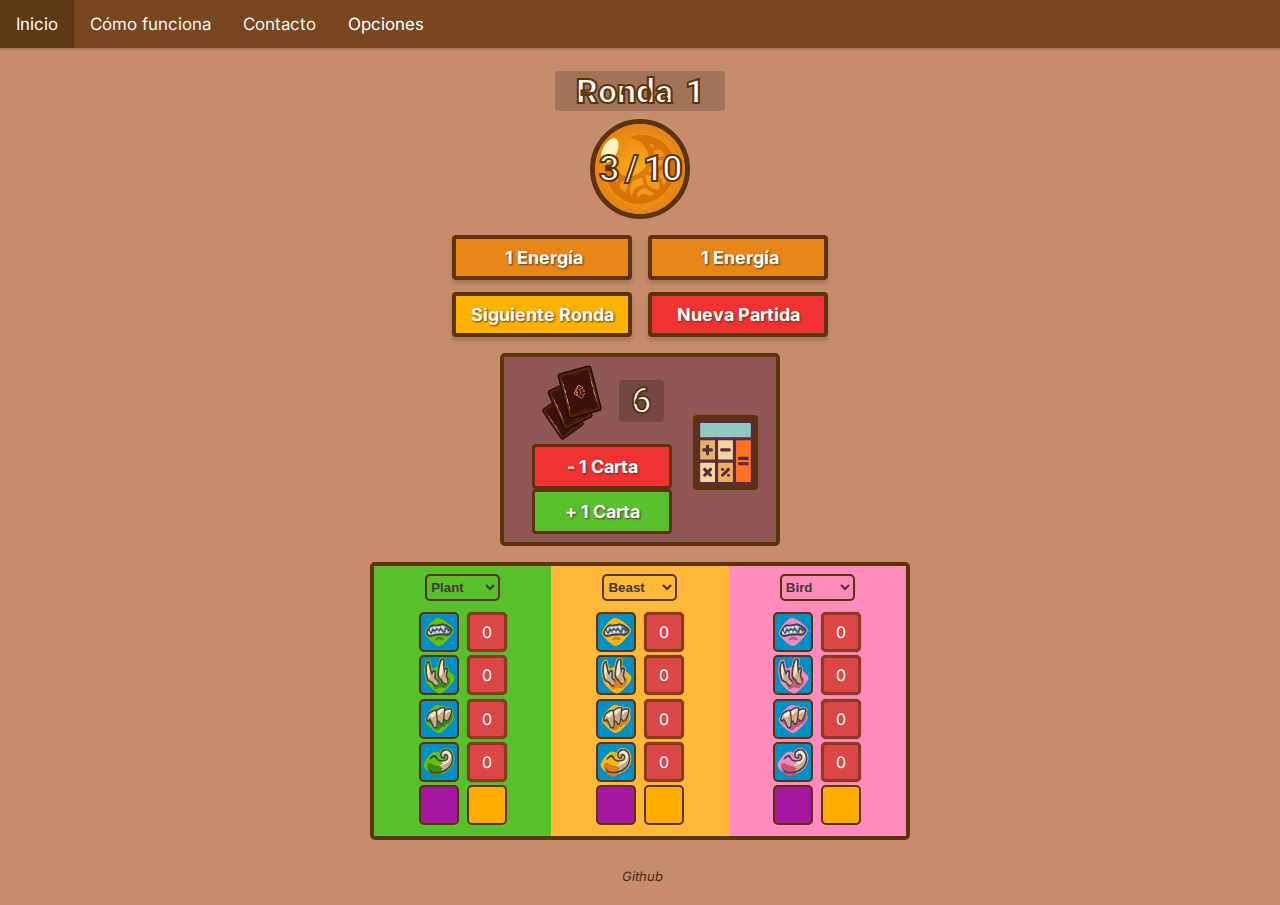
<file: index.html>
<!DOCTYPE html>
<html lang="es">

<head>
    <meta charset="UTF-8">
    <meta http-equiv="X-UA-Compatible" content="IE=edge">
    <meta name="viewport" content="width=device-width, initial-scale=1.0">
    <meta name="author" content="github.com/jmarcosg">
    <meta name="description" content="Varias herramientas para Axie Infinity">

    <title>Axie Tools</title>

    <!--icons-->
    <link rel="icon" type="image/png" href="assets/img/kotaro.png">
    <link rel="stylesheet" href="https://use.fontawesome.com/releases/v5.15.3/css/all.css" integrity="sha384-SZXxX4whJ79/gErwcOYf+zWLeJdY/qpuqC4cAa9rOGUstPomtqpuNWT9wdPEn2fk" crossorigin="anonymous">


    <!--stylesheet-->
    <link rel="stylesheet" href="assets/styles/styles.css">
    <link rel="stylesheet" href="assets/styles/tools.css">
    <link rel="stylesheet" href="https://cdnjs.cloudflare.com/ajax/libs/animate.css/4.1.1/animate.min.css" />

</head>

<body>
    <div class="nav-bar">
        <div class="topnav" id="myTopnav">
            <a href="#" class="active">Inicio</a>
            <a href="assets/pages/ES/about.html">Cómo funciona</a>
            <a href="assets/pages/ES/contact.html">Contacto</a>
            <div class="dropdown">
                <button class="dropbtn">Opciones
                    <i class="fa fa-caret-down"></i>
                </button>
                <div class="dropdown-content">
                    <a href="assets/pages/EN/index.html">Change to English</a>
                </div>
            </div>
            <a href="javascript:void(0);" style="font-size:15px;" class="icon" onclick="myFunction()">&#9776;</a>
            <script src="assets/js/menu.js"></script>
        </div>
    </div>

    <div class="main-container">
        <div class="tools-container">
            <div class="energy-calculator-container">
                <div class="round-container">
                    <div class="round-info">
                        <span>Ronda&nbsp;</span>
                        <span id="roundNumber" class="">1</span>
                    </div>

                    <div class="energy-quantity">
                        <img class="axie-match-energy" src="assets/img/matchEnergyIcon.svg" alt="Ícono con la cantidad de energía del oponente">

                        <span>
                            <b id="actualEnergy" class="actual-energy">3</b>
                            <b class="energy-divider">/</b>
                            <b id="maxEnergy" class="max-energy">10</b>
                        </span>
                    </div>
                </div>

                <div class="ene-gain-loss-container">
                    <div class="energy-tools">
                        <button onclick="subtract()"><i class="fas fa-minus"></i>&nbsp;1 Energía</button>
                        <button onclick="add()"><i class="fas fa-plus"></i>&nbsp;1 Energía</button>
                    </div>

                    <div class="energy-tools">
                        <button id="nextRound" onclick="nextRound()">Siguiente Ronda</button>
                        <button id="newArena" onclick="reset()">Nueva Partida</button>
                    </div>
                </div>
            </div>

            <div class="cnc-container">
                <div class="cnc-container-grid">
                    <div class="cnc-grid-item">
                        <img class="enemy-cards" src="assets/img/cards.png" alt="Enemy cards"><span id="currentCards" class="current-cards">6</span>

                        <div class="cards-buttons">
                            <div class="minus-card">
                                <button onclick="minusCard()">- 1 Carta</button>
                            </div>

                            <div class="plus-card">
                                <button onclick="addCard()">+ 1 Carta</button>
                            </div>
                        </div>
                    </div>

                    <div class="cnc-grid-item">
                        <img id="modalBtn" class="calc-icon" src="assets/img/calculatorIcon.svg" alt="Drawn calculator">
                    </div>
                </div>
            </div>

            <div id="calculatorModal" class="modal">
                <!-- Modal content -->
                <div class="modal-content">
                    <span class="close">&times;</span>
                    <section id="Display-area">
                        <div class="currentInput"></div>
                        <div class="answerScreen">0</div>
                    </section>
                    <section class="keypad-btns">
                        <button type="button" class="fun_btn" id="clear" value="">
                            C
                        </button>
                        <button type="button" class="fun_btn" id="erase" value="">
                            &#11013;
                        </button>
                        <button type="button" class="fun_btn" value="/">/</button>
                        <button type="button" class="fun_btn" value="%">%</button>
                        <button type="button" class="num_btn" value="7">7</button>
                        <button type="button" class="num_btn" value="8">8</button>
                        <button type="button" class="num_btn" value="9">9</button>
                        <button type="button" class="fun_btn" value="*">x</button>
                        <button type="button" class="num_btn" value="4">4</button>
                        <button type="button" class="num_btn" value="5">5</button>
                        <button type="button" class="num_btn" value="6">6</button>
                        <button type="button" class="fun_btn" value="-">-</button>
                        <button type="button" class="num_btn" value="1">1</button>
                        <button type="button" class="num_btn" value="2">2</button>
                        <button type="button" class="num_btn" value="3">3</button>
                        <button type="button" class="fun_btn" value="+">+</button>
                        <button type="button" class="num_btn" value="00">00</button>
                        <button type="button" class="num_btn" value="0">0</button>
                        <button type="button" class="num_btn" value=".">.</button>
                        <button type="button" class="fun_btn" id="evaluate" value="">=</button>
                    </section>
                </div>
            </div>

            <div class="parts-container">
                <div class="parts-container-grid">
                    <div id="axie1Grid" class="parts-grid-item axie1">
                        <div class="axie-type-select-container">
                            <select id="axie1Select" class="axie-type" onchange="changeAxieGridColor()">
                                <option value="plant" selected>Plant</option>
                                <option value="aqua">Aqua</option>
                                <option value="beast">Beast</option>
                                <option value="bird">Bird</option>
                                <option value="bug">Bug</option>
                                <option value="dawn">Dawn</option>
                                <option value="dusk">Dusk</option>
                                <option value="mech">Mech</option>
                                <option value="reptile">Reptile</option>
                            </select>
                        </div>
                        <div class="mouth">
                            <div id="a1mButton" class="part-button" role="button" aria-pressed="false">
                                <button class="" onclick="usePartA1M()"><img id="a1m" src="assets/img/parts/plant/mouth.svg"></button>
                            </div>
                            <div id="a1mLabel" class="part-label" role="button" aria-pressed="false">
                                <label id="a1mCounter" class="" onclick="substractPartA1M()">0</label>
                            </div>
                        </div>
                        <div class="horn">
                            <div id="a1hButton" class="part-button">
                                <button class="" onclick="usePartA1H()"><img id="a1h" src="assets/img/parts/plant/horn.svg"></button>
                            </div>
                            <div id="a1hLabel" class="part-label" role="button" aria-pressed="false">
                                <label id="a1hCounter" onclick="substractPartA1H()">0</label>
                            </div>
                        </div>
                        <div class="back">
                            <div id="a1bButton" class="part-button">
                                <button class="" onclick="usePartA1B()"><img id="a1b" src="assets/img/parts/plant/back.svg"></button>
                            </div>
                            <div id="a1bLabel" class="part-label" role="button" aria-pressed="false">
                                <label id="a1bCounter" onclick="substractPartA1B()">0</label>
                            </div>
                        </div>
                        <div class="tail">
                            <div id="a1tButton" class="part-button">
                                <button class="" onclick="usePartA1T()"><img id="a1t" src="assets/img/parts/plant/tail.svg"></button>
                            </div>
                            <div id="a1tLabel" class="part-label" role="button" aria-pressed="false">
                                <label id="a1tCounter" onclick="substractPartA1T()">0</label>
                            </div>
                        </div>
                        <div class="axie-actions">
                            <div id="a1DeadButton">
                                <button class="dead-axie" onclick="killAxie1()"><i class="fas fa-skull"></i></button>
                            </div>
                            <div>
                                <button class="reset-parts" onclick="resetA1Parts()"><i class="fas fa-sync"></i></button>
                            </div>
                        </div>
                    </div>

                    <div id="axie2Grid" class="parts-grid-item axie2">
                        <div class="axie-type-select-container">
                            <select id="axie2Select" class="axie-type" onchange="changeAxieGridColor()">
                                <option value="plant">Plant</option>
                                <option value="aqua">Aqua</option>
                                <option value="beast" selected>Beast</option>
                                <option value="bird">Bird</option>
                                <option value="bug">Bug</option>
                                <option value="dawn">Dawn</option>
                                <option value="dusk">Dusk</option>
                                <option value="mech">Mech</option>
                                <option value="reptile">Reptile</option>
                            </select>
                        </div>
                        <div class="mouth">
                            <div id="a2mButton" class="part-button">
                                <button class="" onclick="usePartA2M()"><img id="a2m" src="assets/img/parts/beast/mouth.svg"></button>
                            </div>
                            <div id="a2mLabel" class="part-label" role="button" aria-pressed="false">
                                <label id="a2mCounter" onclick="substractPartA2M()">0</label>
                            </div>
                        </div>
                        <div class="horn">
                            <div id="a2hButton" class="part-button">
                                <button class="" onclick="usePartA2H()"><img id="a2h" src="assets/img/parts/beast/horn.svg"></button>
                            </div>
                            <div id="a2hLabel" class="part-label" role="button" aria-pressed="false">
                                <label id="a2hCounter" onclick="substractPartA2H()">0</label>
                            </div>
                        </div>
                        <div class="back">
                            <div id="a2bButton" class="part-button">
                                <button class="" onclick="usePartA2B()"><img id="a2b" src="assets/img/parts/beast/back.svg"></button>
                            </div>
                            <div id="a2bLabel" class="part-label" role="button" aria-pressed="false">
                                <label id="a2bCounter" onclick="substractPartA2B()">0</label>
                            </div>
                        </div>
                        <div class="tail">
                            <div id="a2tButton" class="part-button">
                                <button class="" onclick="usePartA2T()"><img id="a2t" src="assets/img/parts/beast/tail.svg"></button>
                            </div>
                            <div id="a2tLabel" class="part-label" role="button" aria-pressed="false">
                                <label id="a2tCounter" onclick="substractPartA2T()">0</label>
                            </div>
                        </div>
                        <div class="axie-actions">
                            <div id="a2DeadButton">
                                <button class="dead-axie" onclick="killAxie2()"><i class="fas fa-skull"></i></button>
                            </div>
                            <div>
                                <button class="reset-parts" onclick="resetA2Parts()"><i class="fas fa-sync"></i></button>
                            </div>
                        </div>
                    </div>

                    <div id="axie3Grid" class="parts-grid-item axie3">
                        <div class="axie-type-select-container">
                            <select id="axie3Select" class="axie-type" onchange="changeAxieGridColor()">
                                <option value="plant">Plant</option>
                                <option value="aqua">Aqua</option>
                                <option value="beast">Beast</option>
                                <option value="bird" selected>Bird</option>
                                <option value="bug">Bug</option>
                                <option value="dawn">Dawn</option>
                                <option value="dusk">Dusk</option>
                                <option value="mech">Mech</option>
                                <option value="reptile">Reptile</option>
                            </select>
                        </div>
                        <div class="mouth">
                            <div id="a3mButton" class="part-button">
                                <button onclick="usePartA3M()"><img id="a3m" src="assets/img/parts/bird/mouth.svg"></button>
                            </div>
                            <div id="a3mLabel" class="part-label" role="button" aria-pressed="false">
                                <label id="a3mCounter" onclick="substractPartA3M()">0</label>
                            </div>
                        </div>
                        <div class="horn">
                            <div id="a3hButton" class="part-button">
                                <button onclick="usePartA3H()"><img id="a3h" src="assets/img/parts/bird/horn.svg"></button>
                            </div>
                            <div id="a3hLabel" class="part-label" role="button" aria-pressed="false">
                                <label id="a3hCounter" onclick="substractPartA3H()">0</label>
                            </div>
                        </div>
                        <div class="back">
                            <div id="a3bButton" class="part-button">
                                <button onclick="usePartA3B()"><img id="a3b" src="assets/img/parts/bird/back.svg"></button>
                            </div>
                            <div id="a3bLabel" class="part-label" role="button" aria-pressed="false">
                                <label id="a3bCounter" onclick="substractPartA3B()">0</label>
                            </div>
                        </div>
                        <div class="tail">
                            <div id="a3tButton" class="part-button">
                                <button onclick="usePartA3T()"><img id="a3t" src="assets/img/parts/bird/tail.svg"></button>
                            </div>
                            <div id="a3tLabel" class="part-label" role="button" aria-pressed="false">
                                <label id="a3tCounter" onclick="substractPartA3T()">0</label>
                            </div>
                        </div>
                        <div class="axie-actions">
                            <div id="a3DeadButton">
                                <button class="dead-axie" onclick="killAxie3()"><i class="fas fa-skull"></i></button>
                            </div>
                            <div>
                                <button onclick="resetA3Parts()" class="reset-parts"><i class="fas fa-sync"></i></button>
                            </div>
                        </div>
                    </div>
                </div>
            </div>
        </div>


        <footer>
            <script src="assets/js/tools.js"></script>
            <p>
                <i class="fab fa-github fa-lg"><a href="https://github.com/jmarcosg">&nbsp;Github</a></i>
            </p>
        </footer>
</body>

</html>
</file>
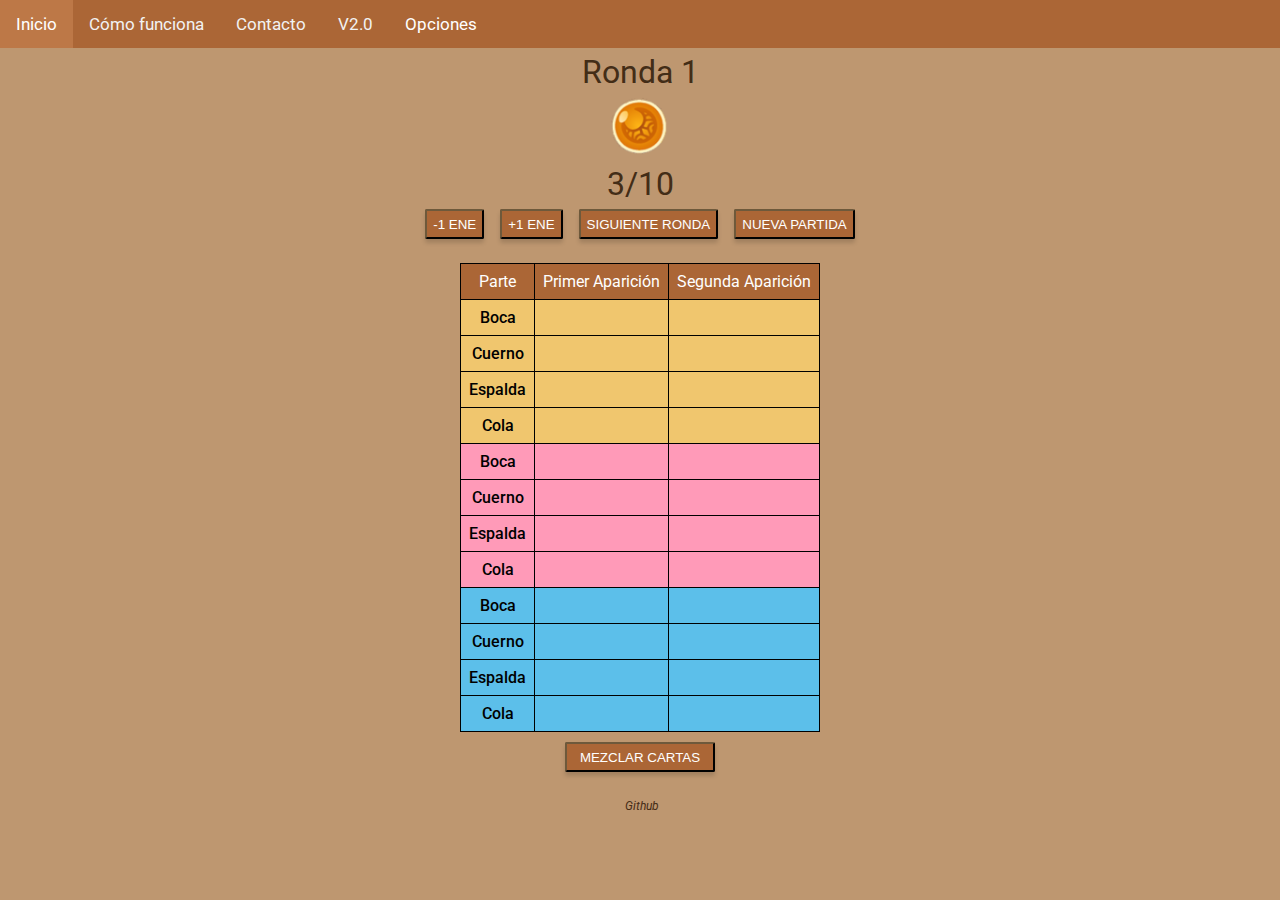
<file: assets/pages/OLD/index.html>
<!DOCTYPE html>
<html lang="es">

<head>
    <meta charset="UTF-8">
    <meta http-equiv="X-UA-Compatible" content="IE=edge">
    <meta name="viewport" content="width=device-width, initial-scale=1.0">
    <meta name="author" content="github.com/jmarcosg">
    <meta name="description" content="Varias herramientas para Axie Infinity">

    <title>Axie Tools</title>

    <!--icons-->
    <link rel="icon" type="image/png" href="../../img/kotaro.png">
    <link rel="stylesheet" href="https://use.fontawesome.com/releases/v5.15.3/css/all.css" integrity="sha384-SZXxX4whJ79/gErwcOYf+zWLeJdY/qpuqC4cAa9rOGUstPomtqpuNWT9wdPEn2fk" crossorigin="anonymous">


    <!--stylesheet-->
    <link rel="stylesheet" href="styles.css">
    <link rel="stylesheet" href="calculator.css">
    <link rel="stylesheet" href="table.css">
    <link rel="stylesheet" href="https://cdnjs.cloudflare.com/ajax/libs/animate.css/4.1.1/animate.min.css" />

    <!--font-->
    <link rel="preconnect" href="https://fonts.googleapis.com">
    <link rel="preconnect" href="https://fonts.gstatic.com" crossorigin>
    <link href="https://fonts.googleapis.com/css2?family=Roboto:ital,wght@0,100;0,300;0,400;0,500;0,700;0,900;1,100;1,300;1,400;1,500;1,700;1,900&display=swap" rel="stylesheet">
</head>

<body onload="uncheckAll()">
    <div class="nav-bar">
        <div class="topnav" id="myTopnav">
            <a href="#" class="active">Inicio</a>
            <a href="../ES/about.html">Cómo funciona</a>
            <a href="../ES/contact.html">Contacto</a>
            <a href="../../../index.html">V2.0</a>
            <div class="dropdown">
                <button class="dropbtn">Opciones
                    <i class="fa fa-caret-down"></i>
                </button>
                <div class="dropdown-content">
                    <a href="indexEN.html">Cambiar a Inglés</a>
                </div>
            </div>
            <a href="javascript:void(0);" style="font-size:15px;" class="icon" onclick="myFunction()">&#9776;</a>
            <script src="../../js/menu.js"></script>
        </div>
    </div>

    <div class="main-container">
        <div class="calculator-container">
            <div class="round-container">
                <span class="round-info">Ronda&nbsp;</span><span id="roundNumber" class="round-number">1</span><br>
                <img src="../../img/energy.png">

                <div class="energy-quantity">
                    <span id="energyQuantity">3</span><span>/10</span>
                </div>
            </div>

            <div class="ene-gain-loss-container">
                <div class="eneCalc-item">
                    <button onclick="subtract()">-1 ENE</button>
                </div>

                <div class="eneCalc-item">
                    <button onclick="add()">+1 ENE</button>
                </div>

                <div class="eneCalc-item">
                    <button onclick="nextRound()">SIGUIENTE RONDA</button>
                </div>

                <div class="eneCalc-item">
                    <button onclick="reset()">NUEVA PARTIDA</button>
                </div>
            </div>
            <script src="energyCalculator.js"></script>
        </div>

        <div class="cards-and-parts-container">
            <table>
                <thead>
                    <tr>
                        <th class="table-header">Parte</th>
                        <th class="table-header">Primer Aparición</th>
                        <th class="table-header">Segunda Aparición</th>
                    </tr>
                </thead>
                <tbody>
                    <div>
                        <tr>
                            <td class="axie1">Boca</td>
                            <td class="axie1" onclick="toggleA1M1()"><i class=" fas fa-times" id="a1m1"></i></td>
                            <td class="axie1" onclick="toggleA1M2()"><i class="fas fa-times" id="a1m2"></i></td>
                        </tr>
                        <tr>
                            <td class="axie1">Cuerno</td>
                            <td class="axie1" onclick="toggleA1H1()"><i class=" fas fa-times" id="a1h1"></td>
                            <td class="axie1" onclick="toggleA1H2()"><i class=" fas fa-times" id="a1h2"></td>
                        </tr>
                        <tr>
                            <td class="axie1">Espalda</td>
                            <td class="axie1" onclick="toggleA1B1()"><i class=" fas fa-times" id="a1b1"></td>
                            <td class="axie1" onclick="toggleA1B2()"><i class=" fas fa-times" id="a1b2"></td>
                        </tr>
                        <tr>
                            <td class="axie1">Cola</td>
                            <td class="axie1" onclick="toggleA1T1()"><i class=" fas fa-times" id="a1t1"></td>
                            <td class="axie1" onclick="toggleA1T2()"><i class=" fas fa-times" id="a1t2"></td>
                        </tr>
                    </div>

                    <div>
                        <tr>
                            <td class="axie2">Boca</td>
                            <td class="axie2" onclick="toggleA2M1()"><i class=" fas fa-times" id="a2m1"></i></td>
                            <td class="axie2" onclick="toggleA2M2()"><i class="fas fa-times" id="a2m2"></i></td>
                        </tr>
                        <tr>
                            <td class="axie2">Cuerno</td>
                            <td class="axie2" onclick="toggleA2H1()"><i class=" fas fa-times" id="a2h1"></td>
                            <td class="axie2" onclick="toggleA2H2()"><i class=" fas fa-times" id="a2h2"></td>
                        </tr>
                        <tr>
                            <td class="axie2">Espalda</td>
                            <td class="axie2" onclick="toggleA2B1()"><i class=" fas fa-times" id="a2b1"></td>
                            <td class="axie2" onclick="toggleA2B2()"><i class=" fas fa-times" id="a2b2"></td>
                        </tr>
                        <tr>
                            <td class="axie2">Cola</td>
                            <td class="axie2" onclick="toggleA2T1()"><i class=" fas fa-times" id="a2t1"></td>
                            <td class="axie2" onclick="toggleA2T2()"><i class=" fas fa-times" id="a2t2"></td>
                        </tr>
                    </div>

                    <div>
                        <tr>
                            <td class="axie3">Boca</td>
                            <td class="axie3" onclick="toggleA3M1()"><i class=" fas fa-times" id="a3m1"></i></td>
                            <td class="axie3" onclick="toggleA3M2()"><i class="fas fa-times" id="a3m2"></i></td>
                        </tr>
                        <tr>
                            <td class="axie3">Cuerno</td>
                            <td class="axie3" onclick="toggleA3H1()"><i class=" fas fa-times" id="a3h1"></td>
                            <td class="axie3" onclick="toggleA3H2()"><i class=" fas fa-times" id="a3h2"></td>
                        </tr>
                        <tr>
                            <td class="axie3">Espalda</td>
                            <td class="axie3" onclick="toggleA3B1()"><i class=" fas fa-times" id="a3b1"></td>
                            <td class="axie3" onclick="toggleA3B2()"><i class=" fas fa-times" id="a3b2"></td>
                        </tr>
                        <tr>
                            <td class="axie3">Cola</td>
                            <td class="axie3" onclick="toggleA3T1()"><i class=" fas fa-times" id="a3t1"></td>
                            <td class="axie3" onclick="toggleA3T2()"><i class=" fas fa-times" id="a3t2"></td>
                        </tr>
                    </div>
                </tbody>
            </table>

            <div class="clear-checkboxes">
                <button onclick="uncheckAll()">MEZCLAR CARTAS</button>
                <script src="table.js"></script>
            </div>
        </div>
    </div>


    <footer>
        <p>
            <i class="fab fa-github fa-lg"><a href="https://github.com/jmarcosg">&nbsp;Github</a></i>
        </p>
    </footer>
</body>

</html>
</file>
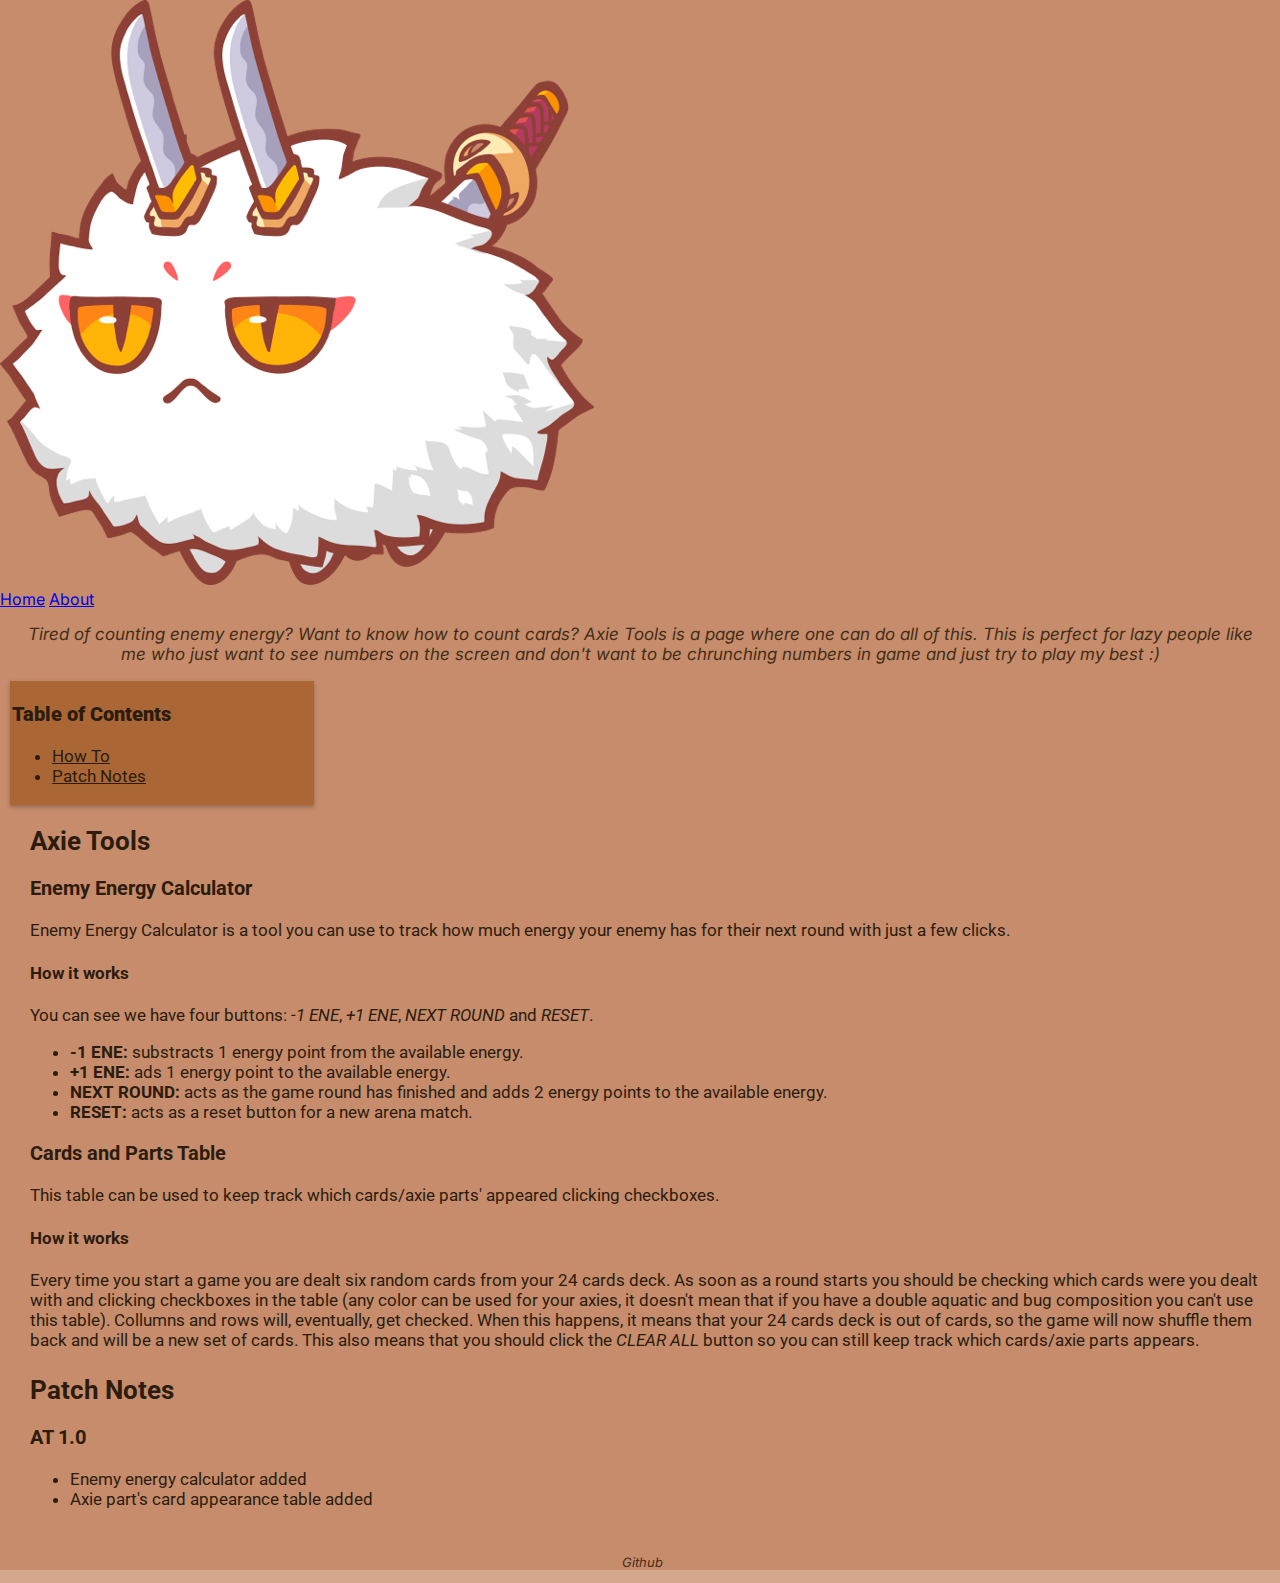
<file: assets/pages/about.html>
<!DOCTYPE html>
<html lang="en">

<head>
    <meta charset="UTF-8">
    <meta http-equiv="X-UA-Compatible" content="IE=edge">
    <meta name="viewport" content="width=device-width, initial-scale=1.0">
    <meta name="author" content="github.com/jmarcosg">
    <meta name="description" content="Axie Infinity various tools">

    <title>Axie Tools</title>

    <!--icons-->
    <link rel="icon" type="image/png" href="../img/axie_102x128.png">
    <link rel="stylesheet" href="https://use.fontawesome.com/releases/v5.15.3/css/all.css" integrity="sha384-SZXxX4whJ79/gErwcOYf+zWLeJdY/qpuqC4cAa9rOGUstPomtqpuNWT9wdPEn2fk" crossorigin="anonymous">


    <!--stylesheet-->
    <link rel="stylesheet" href="../styles/styles.css">
    <link rel="stylesheet" href="../styles/about.css">
    <link rel="stylesheet" href="https://cdnjs.cloudflare.com/ajax/libs/animate.css/4.1.1/animate.min.css" />

    <!--font-->
    <link rel="preconnect" href="https://fonts.googleapis.com">
    <link rel="preconnect" href="https://fonts.gstatic.com" crossorigin>
    <link href="https://fonts.googleapis.com/css2?family=Roboto:ital,wght@0,100;0,300;0,400;0,500;0,700;0,900;1,100;1,300;1,400;1,500;1,700;1,900&display=swap" rel="stylesheet">
</head>

<body>
    <div class="nav-bar">
        <header>
            <img src="../img/kotaro.png" class="logo">


            <div class="header-right">
                <a href="../../index.html">Home</a>
                <a href="#" class="active">About</a>
            </div>
        </header>
    </div>

    <div class="TOC-container">
        <p class="intro">
            <span>
                Tired of counting enemy energy? Want to know how to count cards? Axie Tools is a page where one can do all of this. This is perfect for lazy people like me who just want to see numbers on the screen and don't want to be chrunching numbers in game and just try to play my best :)
            </span>
        </p>
        <div class="table-of-contents">
            <h3><B>Table of Contents</B></h3>
            <ul>
                <li><a href="#howTo">How To</a></li>
                <li><a href="#patchNotes">Patch Notes</a></li>
            </ul>
        </div>

        <div class="how-to" id="howTo">
            <h2>Axie Tools</h2>
            <p>
            <h3>Enemy Energy Calculator</h3>
            <span>
                Enemy Energy Calculator is a tool you can use to track how much energy your enemy has for their next round with just a few clicks.
            </span>
            </p>

            <p>
            <h4>How it works</h4>
            <span>You can see we have four buttons: <I>-1 ENE</I>, <I>+1 ENE</I>, <I>NEXT ROUND</I> and <I>RESET</I>.</span>
            <ul>
                <li><B>-1 ENE:&nbsp;</B>substracts 1 energy point from the available energy.</li>
                <li><B>+1 ENE:&nbsp;</B>ads 1 energy point to the available energy.</li>
                <li><B>NEXT ROUND:&nbsp;</B>acts as the game round has finished and adds 2 energy points to the available energy.</li>
                <li><B>RESET:&nbsp;</B>acts as a reset button for a new arena match.</li>
            </ul>
            </p>

            <p>
            <h3>Cards and Parts Table</h3>
            <span>This table can be used to keep track which cards/axie parts' appeared clicking checkboxes.</span>
            </p>

            <p>
            <h4>How it works</h4>
            <span>Every time you start a game you are dealt six random cards from your 24 cards deck. As soon as a round starts you should be checking which cards were you dealt with and clicking checkboxes in the table (any color can be used for your axies, it doesn't mean that if you have a double aquatic and bug composition you can't use this table). Collumns and rows will, eventually, get checked. When this happens, it means that your 24 cards deck is out of cards, so the game will now shuffle them back and will be a new set of cards. This also means that you should click the <I>CLEAR ALL</I> button so you can still keep track which cards/axie parts appears.</span>
            </p>
        </div>

        <div class="patch-notes" id="patchNotes">
            <h2>Patch Notes</h2>
            <h3>AT 1.0</h3>
            <ul>
                <li>Enemy energy calculator added</li>
                <li>Axie part's card appearance table added</li>
            </ul>
        </div>
    </div>

    <footer>
        <p>
            <i class="fab fa-github fa-lg"><a href="https://github.com/jmarcosg">&nbsp;Github</a></i>
        </p>
    </footer>
</body>

</html>
</file>
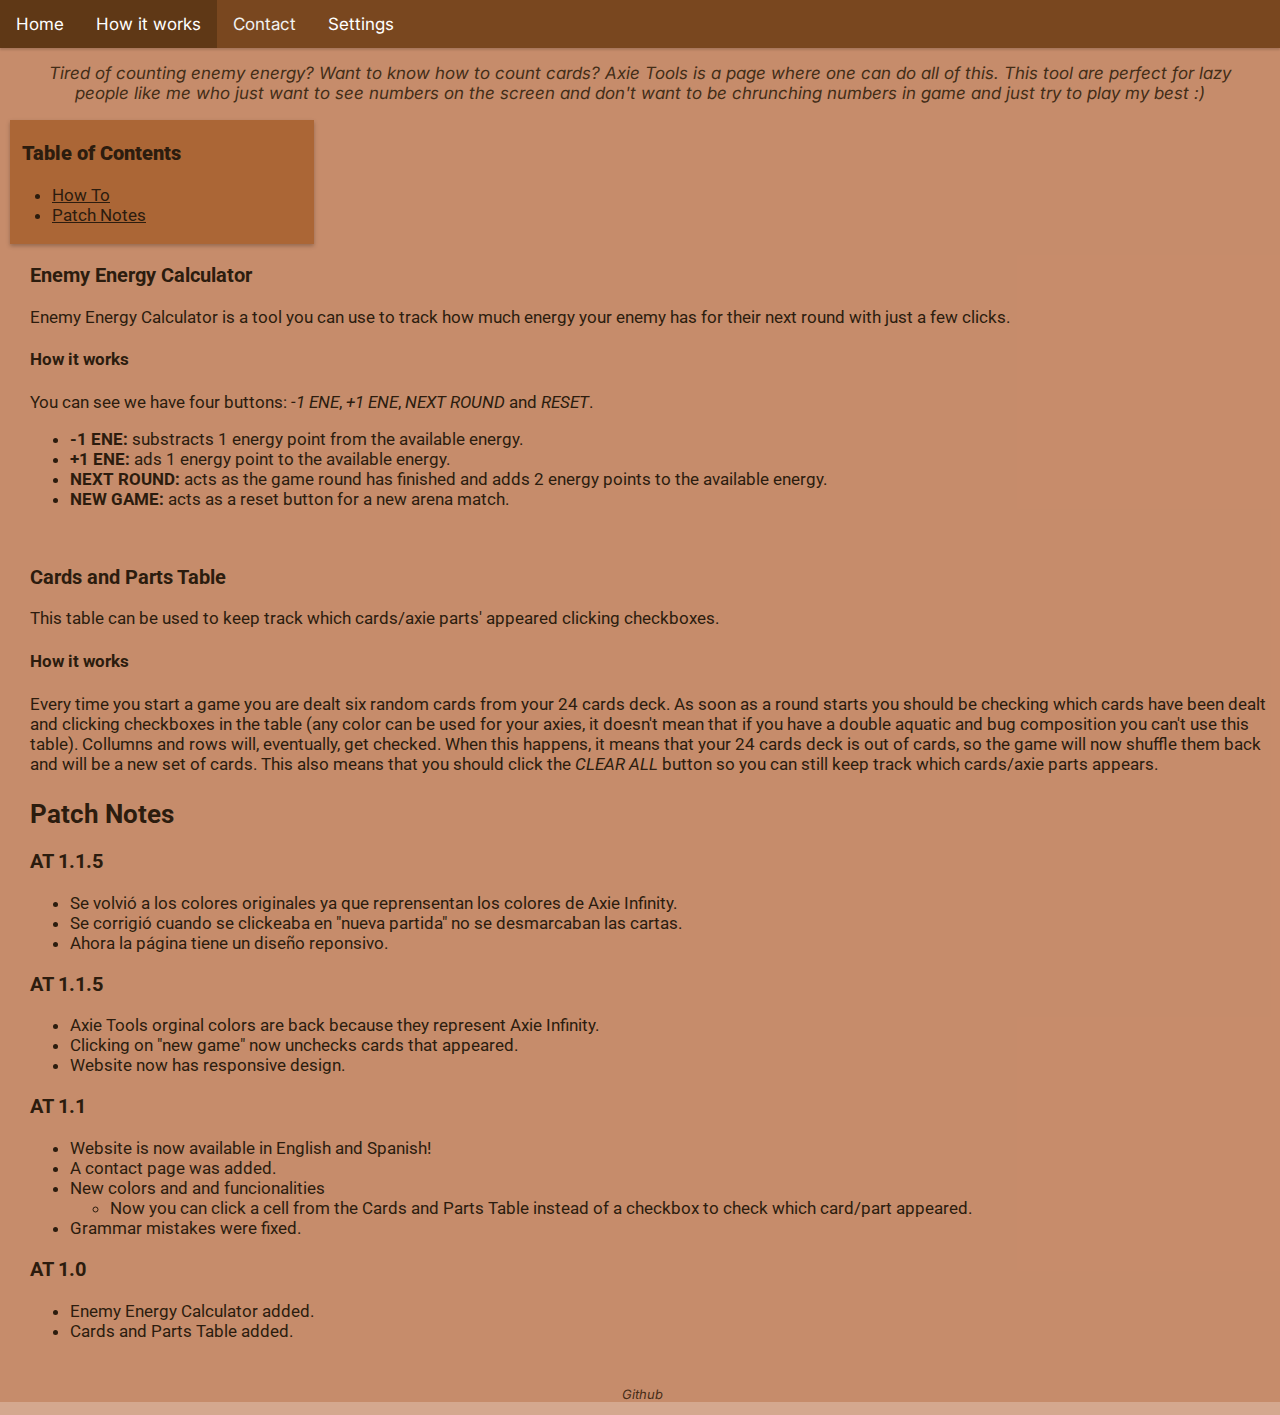
<file: assets/pages/EN/about.html>
<!DOCTYPE html>
<html lang="en">

<head>
    <meta charset="UTF-8">
    <meta http-equiv="X-UA-Compatible" content="IE=edge">
    <meta name="viewport" content="width=device-width, initial-scale=1.0">
    <meta name="author" content="github.com/jmarcosg">
    <meta name="description" content="Axie Infinity various tools">

    <title>Axie Tools</title>

    <!--icons-->
    <link rel="icon" type="image/png" href="../../img/kotaro.png">
    <link rel="stylesheet" href="https://use.fontawesome.com/releases/v5.15.3/css/all.css" integrity="sha384-SZXxX4whJ79/gErwcOYf+zWLeJdY/qpuqC4cAa9rOGUstPomtqpuNWT9wdPEn2fk" crossorigin="anonymous">


    <!--stylesheet-->
    <link rel="stylesheet" href="../../styles/styles.css">
    <link rel="stylesheet" href="../../styles/about.css">
    <link rel="stylesheet" href="https://cdnjs.cloudflare.com/ajax/libs/animate.css/4.1.1/animate.min.css" />

    <!--font-->
    <link rel="preconnect" href="https://fonts.googleapis.com">
    <link rel="preconnect" href="https://fonts.gstatic.com" crossorigin>
    <link href="https://fonts.googleapis.com/css2?family=Roboto:ital,wght@0,100;0,300;0,400;0,500;0,700;0,900;1,100;1,300;1,400;1,500;1,700;1,900&display=swap" rel="stylesheet">
</head>

<body>
    <div class="nav-bar">
        <div class="topnav" id="myTopnav">
            <a href="index.html">Home</a>
            <a href="#" class="active">How it works</a>
            <a href="contact.html">Contact</a>
            <div class="dropdown">
                <button class="dropbtn">Settings
                    <i class="fa fa-caret-down"></i>
                </button>
                <div class="dropdown-content">
                    <a href="../ES/about.html">Switch to Spanish</a>
                </div>
            </div>
            <a href="javascript:void(0);" style="font-size:15px;" class="icon" onclick="myFunction()">&#9776;</a>
            <script src="../../js/menu.js"></script>
        </div>
    </div>

    <div class="TOC-container">
        <p class="intro">
            <span>
                Tired of counting enemy energy? Want to know how to count cards? Axie Tools is a page where one can do all of this. This tool are perfect for lazy people like me who just want to see numbers on the screen and don't want to be chrunching numbers in game and just try to play my best :)
            </span>
        </p>
        <div class="table-of-contents">
            <h3><B>&nbsp;&nbsp;Table of Contents</B></h3>
            <ul>
                <li><a href="#howTo">How To</a></li>
                <li><a href="#patchNotes">Patch Notes</a></li>
            </ul>
        </div>

        <div class="how-to" id="howTo">
            <p>
            <h3>Enemy Energy Calculator</h3>
            <span>
                Enemy Energy Calculator is a tool you can use to track how much energy your enemy has for their next round with just a few clicks.
            </span>
            </p>

            <p>
            <h4>How it works</h4>
            <span>You can see we have four buttons: <I>-1 ENE</I>, <I>+1 ENE</I>, <I>NEXT ROUND</I> and <I>RESET</I>.</span>
            <ul>
                <li><B>-1 ENE:&nbsp;</B>substracts 1 energy point from the available energy.</li>
                <li><B>+1 ENE:&nbsp;</B>ads 1 energy point to the available energy.</li>
                <li><B>NEXT ROUND:&nbsp;</B>acts as the game round has finished and adds 2 energy points to the available energy.</li>
                <li><B>NEW GAME:&nbsp;</B>acts as a reset button for a new arena match.</li>
            </ul>
            </p>

            <br>

            <p>
            <h3>Cards and Parts Table</h3>
            <span>This table can be used to keep track which cards/axie parts' appeared clicking checkboxes.</span>
            </p>

            <p>
            <h4>How it works</h4>
            <span>Every time you start a game you are dealt six random cards from your 24 cards deck. As soon as a round starts you should be checking which cards have been dealt and clicking checkboxes in the table (any color can be used for your axies, it doesn't mean that if you have a double aquatic and bug composition you can't use this table). Collumns and rows will, eventually, get checked. When this happens, it means that your 24 cards deck is out of cards, so the game will now shuffle them back and will be a new set of cards. This also means that you should click the <I>CLEAR ALL</I> button so you can still keep track which cards/axie parts appears.</span>
            </p>
        </div>

        <div class="patch-notes" id="patchNotes">
            <h2>Patch Notes</h2>
            <h3>AT 1.1.5</h3>
            <ul>
                <li>Se volvió a los colores originales ya que reprensentan los colores de Axie Infinity.</li>
                <li>Se corrigió cuando se clickeaba en "nueva partida" no se desmarcaban las cartas.</li>
                <li>Ahora la página tiene un diseño reponsivo.</li>
            </ul>
            <h3>AT 1.1.5</h3>
            <ul>
                <li>Axie Tools orginal colors are back because they represent Axie Infinity.</li>
                <li>Clicking on "new game" now unchecks cards that appeared.</li>
                <li>Website now has responsive design.</li>
            </ul>
            <h3>AT 1.1</h3>
            <ul>
                <li>Website is now available in English and Spanish!</li>
                <li>A contact page was added.</li>
                <li>New colors and and funcionalities</li>
                <ul>
                    <li>Now you can click a cell from the Cards and Parts Table instead of a checkbox to check which card/part appeared.</li>
                </ul>
                <li>Grammar mistakes were fixed.</li>
            </ul>

            <h3>AT 1.0</h3>
            <ul>
                <li>Enemy Energy Calculator added.</li>
                <li>Cards and Parts Table added.</li>
            </ul>
        </div>
    </div>

    <footer>
        <p>
            <i class="fab fa-github fa-lg"><a href="https://github.com/jmarcosg">&nbsp;Github</a></i>
        </p>
    </footer>
</body>

</html>
</file>
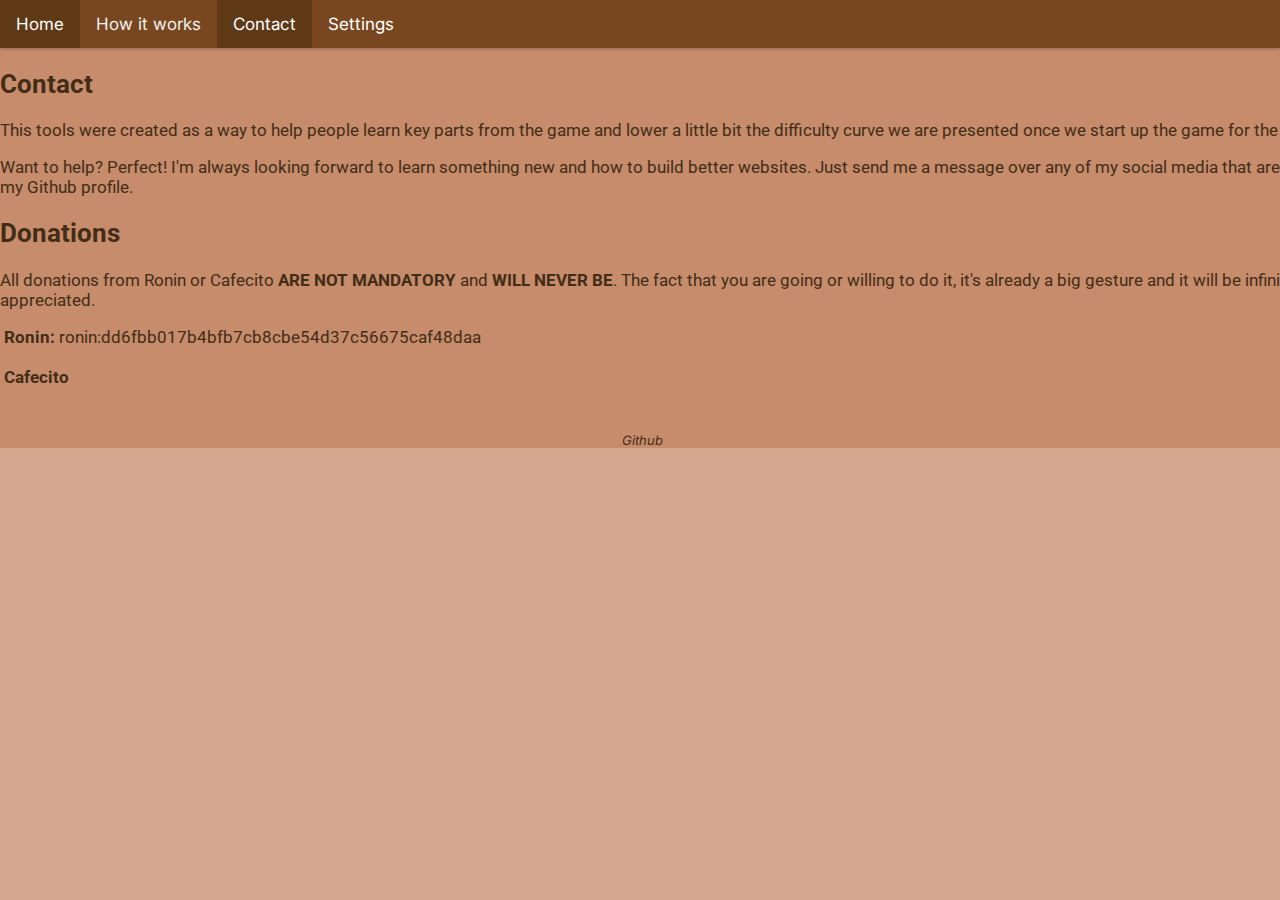
<file: assets/pages/EN/contact.html>
<!DOCTYPE html>
<html lang="es">

<head>
    <meta charset="UTF-8">
    <meta http-equiv="X-UA-Compatible" content="IE=edge">
    <meta name="viewport" content="width=device-width, initial-scale=1.0">
    <meta name="author" content="github.com/jmarcosg">
    <meta name="description" content="Axie Infinity various tools">

    <title>Axie Tools</title>

    <!--icons-->
    <link rel="icon" type="image/png" href="../../img/kotaro.png">
    <link rel="stylesheet" href="https://use.fontawesome.com/releases/v5.15.3/css/all.css" integrity="sha384-SZXxX4whJ79/gErwcOYf+zWLeJdY/qpuqC4cAa9rOGUstPomtqpuNWT9wdPEn2fk" crossorigin="anonymous">


    <!--stylesheet-->
    <link rel="stylesheet" href="../../styles/styles.css">
    <link rel="stylesheet" href="../../styles/about.css">
    <link rel="stylesheet" href="../../styles/contact.css">
    <link rel="stylesheet" href="https://cdnjs.cloudflare.com/ajax/libs/animate.css/4.1.1/animate.min.css" />

    <!--font-->
    <link rel="preconnect" href="https://fonts.googleapis.com">
    <link rel="preconnect" href="https://fonts.gstatic.com" crossorigin>
    <link href="https://fonts.googleapis.com/css2?family=Roboto:ital,wght@0,100;0,300;0,400;0,500;0,700;0,900;1,100;1,300;1,400;1,500;1,700;1,900&display=swap" rel="stylesheet">
</head>

<body>
    <div class="nav-bar">
        <div class="topnav" id="myTopnav">
            <a href="index.html">Home</a>
            <a href="about.html">How it works</a>
            <a href="#" class="active">Contact</a>
            <div class="dropdown">
                <button class="dropbtn">Settings
                    <i class="fa fa-caret-down"></i>
                </button>
                <div class="dropdown-content">
                    <a href="../ES/contact.html">Switch to Spanish</a>
                </div>
            </div>
            <a href="javascript:void(0);" style="font-size:15px;" class="icon" onclick="myFunction()">&#9776;</a>
            <script src="../../js/menu.js"></script>
        </div>
    </div>

    <div class="contact">
        <h2>Contact</h2>
        <p>
            <span>This tools were created as a way to help people learn key parts from the game and lower a little bit the difficulty curve we are presented once we start up the game for the first time.</span>
        </p>
        <p>
            <span>Want to help? Perfect! I'm always looking forward to learn something new and how to build better websites. Just send me a message over any of my social media that are on display in <a href="https://github.com/jmarcosg">my Github profile</a>.</span>
        </p>
    </div>

    <div class="tips">
        <h2>Donations</h2>
        <span>All donations from Ronin or Cafecito <B>ARE NOT MANDATORY</B> and <B>WILL NEVER BE</B>. The fact that you are going or willing to do it, it's already a big gesture and it will be infinitily appreciated.</span>

        <p class="donos">
            <i class="fas fa-wallet"></i><B>&nbsp;Ronin:</B>&nbsp;<span>ronin:dd6fbb017b4bfb7cb8cbe54d37c56675caf48daa</span>

            <br><br>

            <span><i class="fas fa-mug-hot"></i><B>&nbsp;<a href="https://cafecito.app/jmarcosg">Cafecito</a></B></span>
        </p>
    </div>

    <footer>
        <p>
            <i class="fab fa-github fa-lg"><a href="https://github.com/jmarcosg">&nbsp;Github</a></i>
        </p>
    </footer>
</body>

</html>
</file>
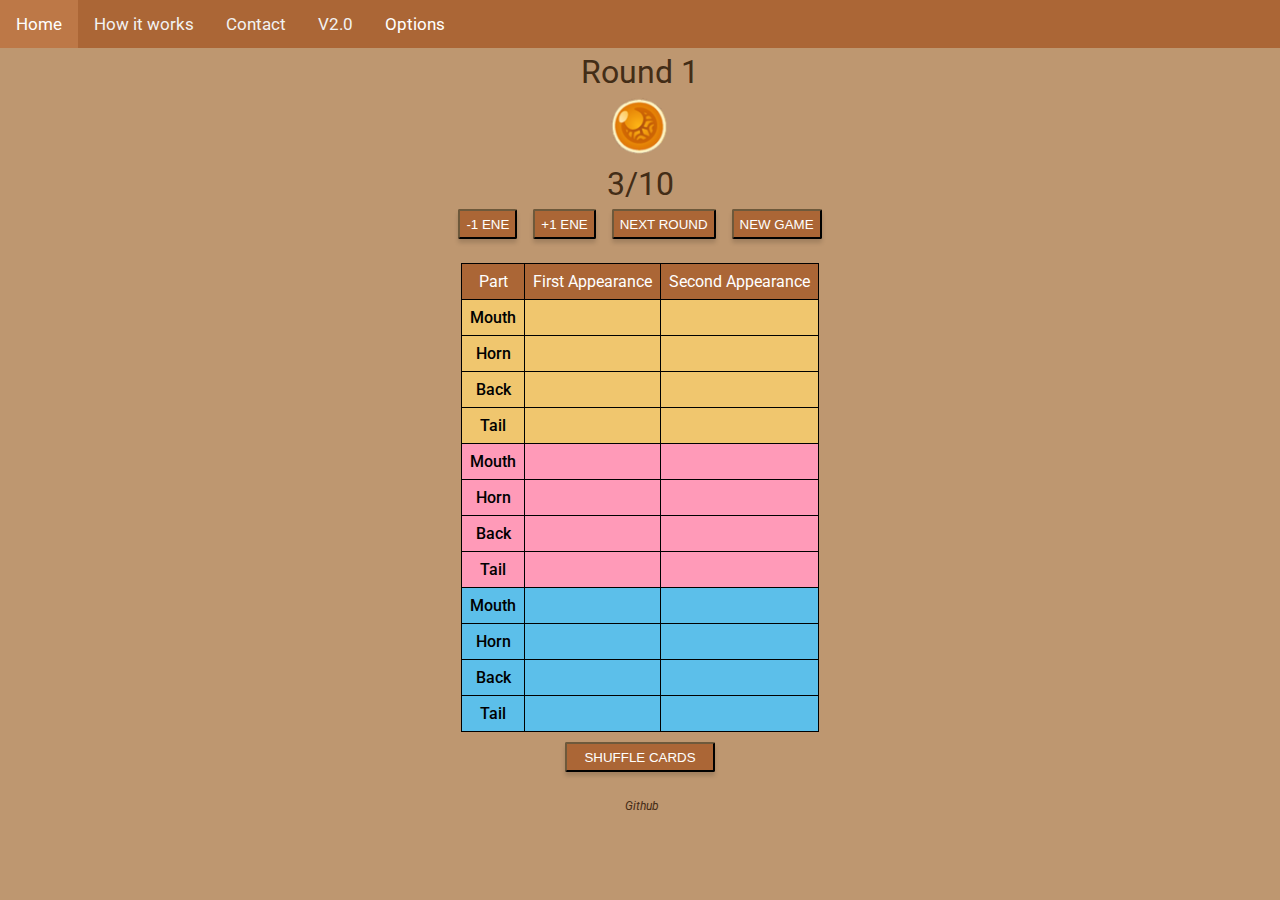
<file: assets/pages/OLD/indexEN.html>
<!DOCTYPE html>
<html lang="en">

<head>
    <meta charset="UTF-8">
    <meta http-equiv="X-UA-Compatible" content="IE=edge">
    <meta name="viewport" content="width=device-width, initial-scale=1.0">
    <meta name="author" content="github.com/jmarcosg">
    <meta name="description" content="Axie Infinity various tools">

    <title>Axie Tools</title>

    <!--icons-->
    <link rel="icon" type="image/png" href="../../img/kotaro.png">
    <link rel="stylesheet" href="https://use.fontawesome.com/releases/v5.15.3/css/all.css" integrity="sha384-SZXxX4whJ79/gErwcOYf+zWLeJdY/qpuqC4cAa9rOGUstPomtqpuNWT9wdPEn2fk" crossorigin="anonymous">


    <!--stylesheet-->
    <link rel="stylesheet" href="styles.css">
    <link rel="stylesheet" href="calculator.css">
    <link rel="stylesheet" href="table.css">
    <link rel="stylesheet" href="https://cdnjs.cloudflare.com/ajax/libs/animate.css/4.1.1/animate.min.css" />

    <!--font-->
    <link rel="preconnect" href="https://fonts.googleapis.com">
    <link rel="preconnect" href="https://fonts.gstatic.com" crossorigin>
    <link href="https://fonts.googleapis.com/css2?family=Roboto:ital,wght@0,100;0,300;0,400;0,500;0,700;0,900;1,100;1,300;1,400;1,500;1,700;1,900&display=swap" rel="stylesheet">
</head>

<body onload="uncheckAll()">
    <div class="nav-bar">
        <div class="topnav" id="myTopnav">
            <a href="#" class="active">Home</a>
            <a href="../EN/about.html">How it works</a>
            <a href="../EN/contact.html">Contact</a>
            <a href="../EN/index.html">V2.0</a>
            <div class="dropdown">
                <button class="dropbtn">Options
                    <i class="fa fa-caret-down"></i>
                </button>
                <div class="dropdown-content">
                    <a href="index.html">Cambiar a Español</a>
                </div>
            </div>
            <a href="javascript:void(0);" style="font-size:15px;" class="icon" onclick="myFunction()">&#9776;</a>
            <script src="../../js/menu.js"></script>
        </div>
    </div>

    <div class="calculator-container">
        <div class="round-container">
            <span class="round-info">Round&nbsp;</span><span id="roundNumber" class="round-number">1</span><br>
            <img src="../../img/energy.png">

            <div class="energy-quantity">
                <span id="energyQuantity">3</span><span>/10</span>
            </div>
        </div>

        <div class="ene-gain-loss-container">
            <div class="eneCalc-item">
                <button onclick="subtract()">-1 ENE</button>
            </div>

            <div class="eneCalc-item">
                <button onclick="add()">+1 ENE</button>
            </div>

            <div class="eneCalc-item">
                <button onclick="nextRound()">NEXT ROUND</button>
            </div>

            <div class="eneCalc-item">
                <button onclick="reset()">NEW GAME</button>
            </div>
        </div>
        <script src="energyCalculator.js"></script>
    </div>

    <div class="cards-and-parts-container">
        <table>
            <thead>
                <tr>
                    <th class="table-header">Part</th>
                    <th class="table-header">First Appearance</th>
                    <th class="table-header">Second Appearance</th>
                </tr>
            </thead>
            <tbody>
                <div>
                    <tr>
                        <td class="axie1">Mouth</td>
                        <td class="axie1" onclick="toggleA1M1()"><i class=" fas fa-times" id="a1m1"></i></td>
                        <td class="axie1" onclick="toggleA1M2()"><i class="fas fa-times" id="a1m2"></i></td>
                    </tr>
                    <tr>
                        <td class="axie1">Horn</td>
                        <td class="axie1" onclick="toggleA1H1()"><i class=" fas fa-times" id="a1h1"></td>
                        <td class="axie1" onclick="toggleA1H2()"><i class=" fas fa-times" id="a1h2"></td>
                    </tr>
                    <tr>
                        <td class="axie1">Back</td>
                        <td class="axie1" onclick="toggleA1B1()"><i class=" fas fa-times" id="a1b1"></td>
                        <td class="axie1" onclick="toggleA1B2()"><i class=" fas fa-times" id="a1b2"></td>
                    </tr>
                    <tr>
                        <td class="axie1">Tail</td>
                        <td class="axie1" onclick="toggleA1T1()"><i class=" fas fa-times" id="a1t1"></td>
                        <td class="axie1" onclick="toggleA1T2()"><i class=" fas fa-times" id="a1t2"></td>
                    </tr>
                </div>

                <div>
                    <tr>
                        <td class="axie2">Mouth</td>
                        <td class="axie2" onclick="toggleA2M1()"><i class=" fas fa-times" id="a2m1"></i></td>
                        <td class="axie2" onclick="toggleA2M2()"><i class="fas fa-times" id="a2m2"></i></td>
                    </tr>
                    <tr>
                        <td class="axie2">Horn</td>
                        <td class="axie2" onclick="toggleA2H1()"><i class=" fas fa-times" id="a2h1"></td>
                        <td class="axie2" onclick="toggleA2H2()"><i class=" fas fa-times" id="a2h2"></td>
                    </tr>
                    <tr>
                        <td class="axie2">Back</td>
                        <td class="axie2" onclick="toggleA2B1()"><i class=" fas fa-times" id="a2b1"></td>
                        <td class="axie2" onclick="toggleA2B2()"><i class=" fas fa-times" id="a2b2"></td>
                    </tr>
                    <tr>
                        <td class="axie2">Tail</td>
                        <td class="axie2" onclick="toggleA2T1()"><i class=" fas fa-times" id="a2t1"></td>
                        <td class="axie2" onclick="toggleA2T2()"><i class=" fas fa-times" id="a2t2"></td>
                    </tr>
                </div>

                <div>
                    <tr>
                        <td class="axie3">Mouth</td>
                        <td class="axie3" onclick="toggleA3M1()"><i class=" fas fa-times" id="a3m1"></i></td>
                        <td class="axie3" onclick="toggleA3M2()"><i class="fas fa-times" id="a3m2"></i></td>
                    </tr>
                    <tr>
                        <td class="axie3">Horn</td>
                        <td class="axie3" onclick="toggleA3H1()"><i class=" fas fa-times" id="a3h1"></td>
                        <td class="axie3" onclick="toggleA3H2()"><i class=" fas fa-times" id="a3h2"></td>
                    </tr>
                    <tr>
                        <td class="axie3">Back</td>
                        <td class="axie3" onclick="toggleA3B1()"><i class=" fas fa-times" id="a3b1"></td>
                        <td class="axie3" onclick="toggleA3B2()"><i class=" fas fa-times" id="a3b2"></td>
                    </tr>
                    <tr>
                        <td class="axie3">Tail</td>
                        <td class="axie3" onclick="toggleA3T1()"><i class=" fas fa-times" id="a3t1"></td>
                        <td class="axie3" onclick="toggleA3T2()"><i class=" fas fa-times" id="a3t2"></td>
                    </tr>
                </div>
            </tbody>
        </table>

        <div class="clear-checkboxes">
            <button onclick="uncheckAll()">SHUFFLE CARDS</button>
            <script src="table.js"></script>
        </div>
    </div>

    <footer>
        <p>
            <i class="fab fa-github fa-lg"><a href="https://github.com/jmarcosg">&nbsp;Github</a></i>
        </p>
    </footer>
</body>

</html>
</file>
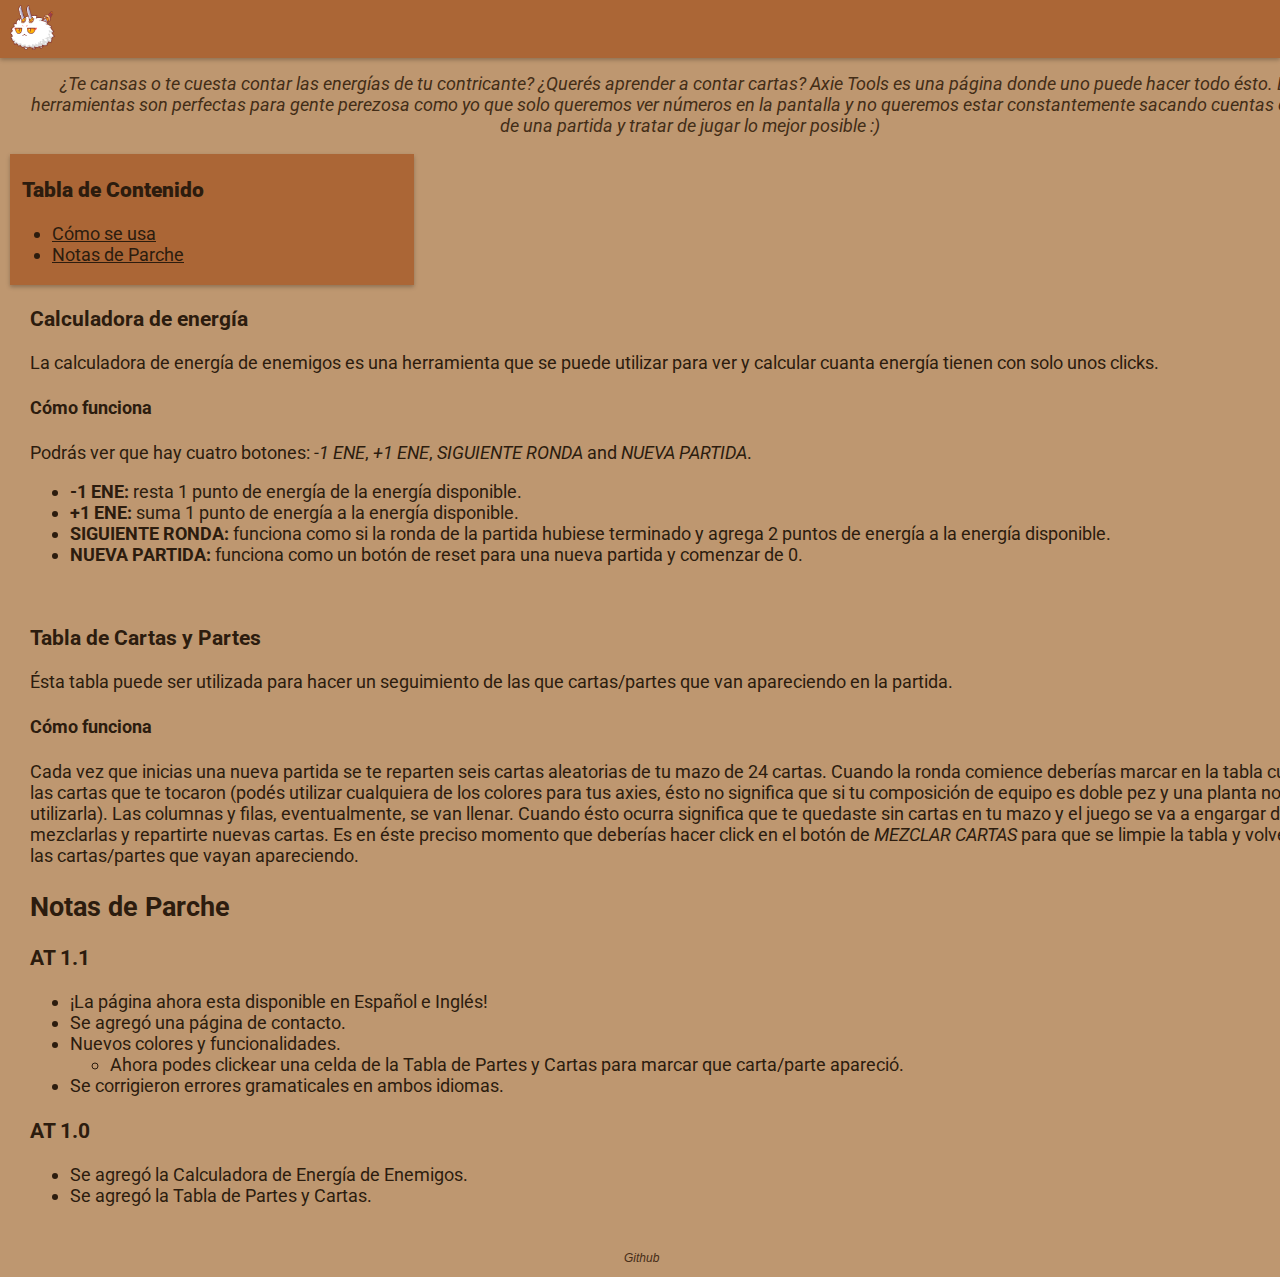
<file: assets/pages/ES/v1.0/about.html>
<!DOCTYPE html>
<html lang="es">

<head>
    <meta charset="UTF-8">
    <meta http-equiv="X-UA-Compatible" content="IE=edge">
    <meta name="viewport" content="width=device-width, initial-scale=1.0">
    <meta name="author" content="github.com/jmarcosg">
    <meta name="description" content="Axie Infinity various tools">

    <title>Axie Tools</title>

    <!--icons-->
    <link rel="icon" type="image/png" href="../../../img/axie_102x128.png">
    <link rel="stylesheet" href="https://use.fontawesome.com/releases/v5.15.3/css/all.css" integrity="sha384-SZXxX4whJ79/gErwcOYf+zWLeJdY/qpuqC4cAa9rOGUstPomtqpuNWT9wdPEn2fk" crossorigin="anonymous">


    <!--stylesheet-->
    <link rel="stylesheet" href="../../../styles/v1.0/styles.css">
    <link rel="stylesheet" href="../../../styles/v1.0/about.css">
    <link rel="stylesheet" href="https://cdnjs.cloudflare.com/ajax/libs/animate.css/4.1.1/animate.min.css" />

    <!--font-->
    <link rel="preconnect" href="https://fonts.googleapis.com">
    <link rel="preconnect" href="https://fonts.gstatic.com" crossorigin>
    <link href="https://fonts.googleapis.com/css2?family=Roboto:ital,wght@0,100;0,300;0,400;0,500;0,700;0,900;1,100;1,300;1,400;1,500;1,700;1,900&display=swap" rel="stylesheet">
</head>

<body>
    <div class="nav-bar">
        <header>
            <nav>
                <div class="dropdown-menu">
                    <button onclick="showDropdownMenu()" class="dropbtn"><img src="../../../img/kotaro.png"></button>

                    <div id="dropdownMenuItems" class="dropdown-menu-items">
                        <a href="index.html"><i class="fas fa-home"></i>&nbsp;&nbsp;Inicio</a>
                        <a href="#" class="active"><i class="fas fa-question-circle"></i>&nbsp;&nbsp;Cómo funciona</a>
                        <a href="contact.html"><i class="fas fa-envelope"></i>&nbsp;&nbsp;Contacto</a>
                        <a href="../EN/about.html"><i class="fas fa-globe-americas"></i>&nbsp;&nbsp;Cambiar a Inglés</a>
                        <a href="../about.html"><i class="fas fa-undo">&nbsp;&nbsp;Tema nuevo</i></a>
                    </div>
                </div>
            </nav>
        </header>
    </div>

    <div class="TOC-container">
        <p class="intro">
            <span>
                ¿Te cansas o te cuesta contar las energías de tu contricante? ¿Querés aprender a contar cartas? Axie Tools es una página donde uno puede hacer todo ésto. Éstas herramientas son perfectas para gente perezosa como yo que solo queremos ver números en la pantalla y no queremos estar constantemente sacando cuentas en medio de una partida y tratar de jugar lo mejor posible :)
            </span>
        </p>
        <div class="table-of-contents">
            <h3><B>&nbsp;&nbsp;Tabla de Contenido</B></h3>
            <ul>
                <li><a href="#howTo">Cómo se usa</a></li>
                <li><a href="#patchNotes">Notas de Parche</a></li>
            </ul>
        </div>

        <div class="how-to" id="howTo">
            <p>
            <h3>Calculadora de energía</h3>
            <span>
                La calculadora de energía de enemigos es una herramienta que se puede utilizar para ver y calcular cuanta energía tienen con solo unos clicks.
            </span>
            </p>

            <p>
            <h4>Cómo funciona</h4>
            <span>Podrás ver que hay cuatro botones: <I>-1 ENE</I>, <I>+1 ENE</I>, <I>SIGUIENTE RONDA</I> and <I>NUEVA PARTIDA</I>.</span>
            <ul>
                <li><B>-1 ENE:&nbsp;</B>resta 1 punto de energía de la energía disponible.</li>
                <li><B>+1 ENE:&nbsp;</B>suma 1 punto de energía a la energía disponible.</li>
                <li><B>SIGUIENTE RONDA:&nbsp;</B>funciona como si la ronda de la partida hubiese terminado y agrega 2 puntos de energía a la energía disponible.</li>
                <li><B>NUEVA PARTIDA:&nbsp;</B>funciona como un botón de reset para una nueva partida y comenzar de 0.</li>
            </ul>
            </p>

            <br>

            <p>
            <h3>Tabla de Cartas y Partes</h3>
            <span>Ésta tabla puede ser utilizada para hacer un seguimiento de las que cartas/partes que van apareciendo en la partida.</span>
            </p>

            <p>
            <h4>Cómo funciona</h4>
            <span>Cada vez que inicias una nueva partida se te reparten seis cartas aleatorias de tu mazo de 24 cartas. Cuando la ronda comience deberías marcar en la tabla cuales fueron las cartas que te tocaron (podés utilizar cualquiera de los colores para tus axies, ésto no significa que si tu composición de equipo es doble pez y una planta no puedas utilizarla). Las columnas y filas, eventualmente, se van llenar. Cuando ésto ocurra significa que te quedaste sin cartas en tu mazo y el juego se va a engargar de mezclarlas y repartirte nuevas cartas. Es en éste preciso momento que deberías hacer click en el botón de <I>MEZCLAR CARTAS</I> para que se limpie la tabla y volver a marcar las cartas/partes que vayan apareciendo.</span>
            </p>
        </div>

        <div class="patch-notes" id="patchNotes">
            <h2>Notas de Parche</h2>
            <h3>AT 1.1</h3>
            <ul>
                <li>¡La página ahora esta disponible en Español e Inglés!</li>
                <li>Se agregó una página de contacto.</li>
                <li>Nuevos colores y funcionalidades.</li>
                <ul>
                    <li>Ahora podes clickear una celda de la Tabla de Partes y Cartas para marcar que carta/parte apareció.</li>
                </ul>
                <li>Se corrigieron errores gramaticales en ambos idiomas.</li>
            </ul>

            <h3>AT 1.0</h3>
            <ul>
                <li>Se agregó la Calculadora de Energía de Enemigos.</li>
                <li>Se agregó la Tabla de Partes y Cartas.</li>
            </ul>
        </div>
    </div>

    <footer>
        <p>
            <i class="fab fa-github fa-lg"><a href="https://github.com/jmarcosg">&nbsp;Github</a></i>
        </p>
    </footer>
</body>

</html>
</file>
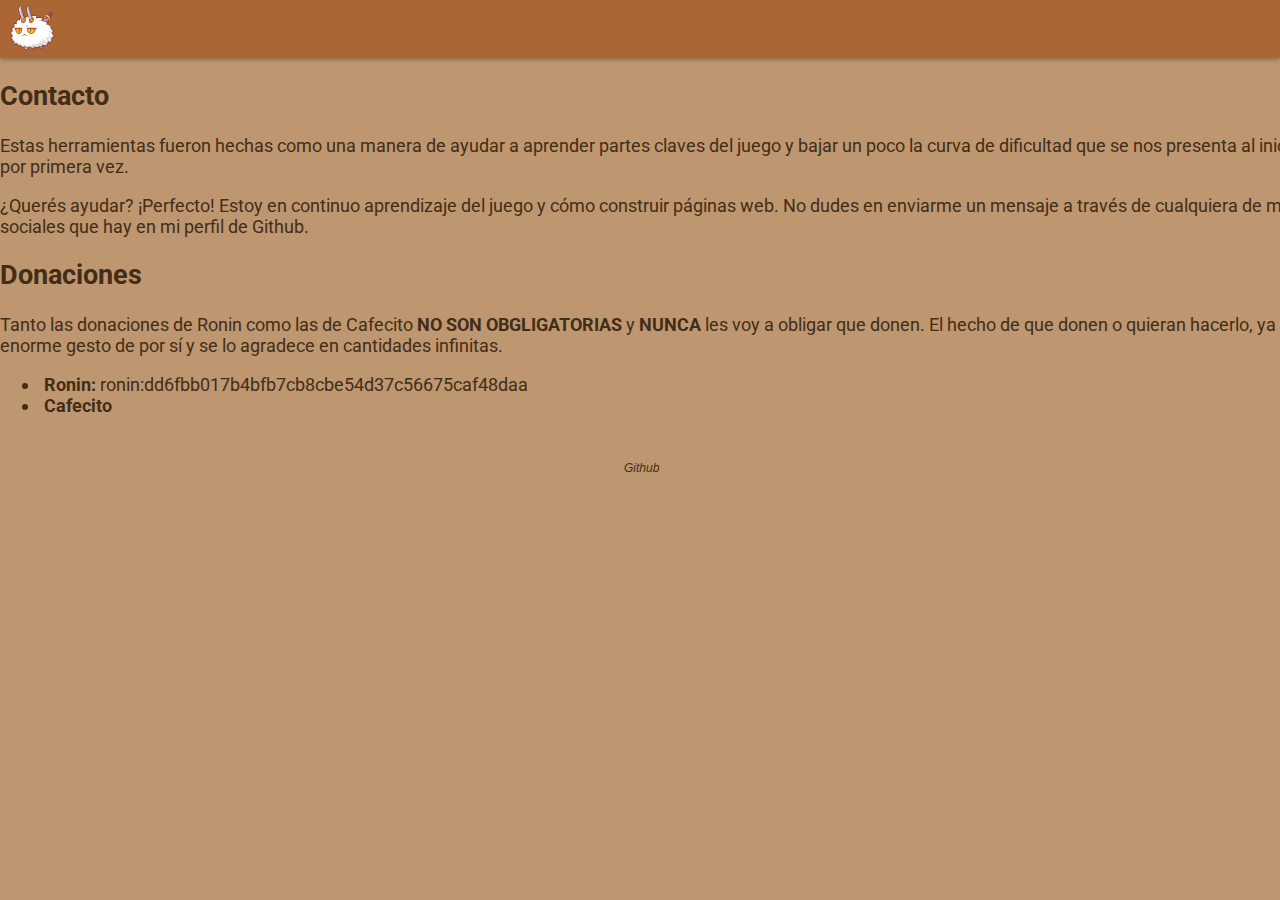
<file: assets/pages/ES/v1.0/contact.html>
<!DOCTYPE html>
<html lang="es">

<head>
    <meta charset="UTF-8">
    <meta http-equiv="X-UA-Compatible" content="IE=edge">
    <meta name="viewport" content="width=device-width, initial-scale=1.0">
    <meta name="author" content="github.com/jmarcosg">
    <meta name="description" content="Axie Infinity various tools">

    <title>Axie Tools</title>

    <!--icons-->
    <link rel="icon" type="image/png" href="../../../img/axie_102x128.png">
    <link rel="stylesheet" href="https://use.fontawesome.com/releases/v5.15.3/css/all.css" integrity="sha384-SZXxX4whJ79/gErwcOYf+zWLeJdY/qpuqC4cAa9rOGUstPomtqpuNWT9wdPEn2fk" crossorigin="anonymous">


    <!--stylesheet-->
    <link rel="stylesheet" href="../../../styles/v1.0/styles.css">
    <link rel="stylesheet" href="../../../styles/v1.0/contact.css">
    <link rel="stylesheet" href="https://cdnjs.cloudflare.com/ajax/libs/animate.css/4.1.1/animate.min.css" />

    <!--font-->
    <link rel="preconnect" href="https://fonts.googleapis.com">
    <link rel="preconnect" href="https://fonts.gstatic.com" crossorigin>
    <link href="https://fonts.googleapis.com/css2?family=Roboto:ital,wght@0,100;0,300;0,400;0,500;0,700;0,900;1,100;1,300;1,400;1,500;1,700;1,900&display=swap" rel="stylesheet">
</head>

<body>
    <div class="nav-bar">
        <header>
            <nav>
                <div class="dropdown-menu">
                    <button onclick="showDropdownMenu()" class="dropbtn"><img src="../../../img/kotaro.png"></button>

                    <div id="dropdownMenuItems" class="dropdown-menu-items">
                        <a href="index.html"><i class="fas fa-home"></i>&nbsp;&nbsp;Inicio</a>
                        <a href="about.html"><i class="fas fa-question-circle"></i>&nbsp;&nbsp;Cómo funciona</a>
                        <a href="#" class="active"><i class="fas fa-envelope"></i>&nbsp;&nbsp;Contacto</a>
                        <a href="../EN/contact.html"><i class="fas fa-language"></i></i>&nbsp;&nbsp;Cambiar a Inglés</a>
                        <a href="../contact.html"><i class="fas fa-undo">&nbsp;&nbsp;Tema nuevo</i></a>
                    </div>
                </div>
            </nav>
        </header>
    </div>

    <div class="contact">
        <h2>Contacto</h2>
        <p>
            <span>Estas herramientas fueron hechas como una manera de ayudar a aprender partes claves del juego y bajar un poco la curva de dificultad que se nos presenta al iniciar el juego por primera vez.</span>
        </p>
        <p>
            <span>¿Querés ayudar? ¡Perfecto! Estoy en continuo aprendizaje del juego y cómo construir páginas web. No dudes en enviarme un mensaje a través de cualquiera de mis redes sociales que hay en <a href="https://github.com/jmarcosg">mi perfil de Github</a>.</span>
        </p>

        <h2>Donaciones</h2>
        <span>Tanto las donaciones de Ronin como las de Cafecito <B>NO SON OBGLIGATORIAS</B> y <B>NUNCA</B> les voy a obligar que donen. El hecho de que donen o quieran hacerlo, ya es un enorme gesto de por sí y se lo agradece en cantidades infinitas.</span>
        <p>
        <ul>
            <li><i class="fas fa-wallet"></i><B>&nbsp;Ronin:</B>&nbsp;ronin:dd6fbb017b4bfb7cb8cbe54d37c56675caf48daa</li>
            <li><i class="fas fa-mug-hot"></i></i><B>&nbsp;<a href="https://cafecito.app/jmarcosg">Cafecito</a></B></li>
        </ul>
        </p>
    </div>

    <footer>
        <p>
            <i class="fab fa-github fa-lg"><a href="https://github.com/jmarcosg">&nbsp;Github</a></i>
        </p>
    </footer>
</body>

</html>
</file>
<file: assets/styles/styles.css>
@import url("https://fonts.googleapis.com/css2?family=Roboto:ital,wght@0,100;0,300;0,400;0,500;0,700;0,900;1,100;1,300;1,400;1,500;1,700;1,900&display=swap");

@import url("https://fonts.googleapis.com/css2?family=Inter:wght@100;200;300;400;500;600;700;800;900&display=swap");

html,
body {
  margin: 0 auto;
  /* height: 100vh; */
  font-family: "Inter", sans-serif;
  color: #432d17;
  background-color: #c07f5aad;
  user-select: none;
}

/* header */
.topnav {
  overflow: hidden;
  background-color: #79471f;
  box-shadow: 0px 2px 2px rgba(0, 0, 0, 0.15);
}

.topnav a {
  float: left;
  display: block;
  color: #f2f2f2;
  text-align: center;
  padding: 14px 16px;
  text-decoration: none;
  font-size: 17px;
}

.topnav a:hover {
  background-color: #5f3816;
  color: #ffffff;
}

.topnav a.active {
  background-color: #5f3816;
  color: white;
}

.topnav .icon {
  display: none;
}

/* header dropdown */
.dropdown {
  float: left;
  overflow: hidden;
}

.dropdown .dropbtn {
  font-size: 17px;
  border: none;
  outline: none;
  color: white;
  padding: 14px 16px;
  background-color: inherit;
  font-family: inherit;
  margin: 0;
}

.dropdown-content {
  display: none;
  position: absolute;
  background-color: #79471f;
  min-width: 160px;
  box-shadow: 0px 8px 16px 0px rgba(0, 0, 0, 0.2);
  z-index: 1;
}

.dropdown-content a {
  float: none;
  color: #ffffff;
  padding: 12px 16px;
  text-decoration: none;
  display: block;
  text-align: left;
}

.topnav a:hover,
.dropdown:hover .dropbtn {
  background-color: #5f3816;
  color: #ffffff;
}

.dropdown-content a:hover {
  background-color: #5f3816;
  color: #ffffff;
}

.dropdown:hover .dropdown-content {
  display: block;
}

.main-container {
  height: fit-content;
  padding-bottom: 200px;
  max-width: 540px;
  margin-left: auto;
  margin-right: auto;
  margin-top: 15px;
  padding: 0.5rem;
}

/* footer */
footer {
  padding-top: 15px;
  position: relative;
  bottom: 0;
  width: 100%;
  font-size: 13px;
  text-align: center;

  color: #462d17;
}

footer a {
  cursor: pointer;
  font-family: "Inter", sans-serif;
  text-decoration: none;
  align-items: center;
}

footer a:link,
footer a:visited,
footer a:hover,
footer a:active {
  color: #462d17;
}

/* responsive */
@media screen and (max-width: 600px) {
  .topnav a:not(:first-child),
  .dropdown .dropbtn {
    display: none;
  }
  .topnav a.icon {
    float: right;
    display: block;
  }
}

@media screen and (max-width: 600px) {
  .topnav.responsive {
    position: relative;
  }
  .topnav.responsive .icon {
    position: absolute;
    right: 0;
    top: 0;
  }
  .topnav.responsive a {
    float: none;
    display: block;
    text-align: left;
  }
  .topnav.responsive .dropdown {
    float: none;
  }
  .topnav.responsive .dropdown-content {
    position: relative;
  }
  .topnav.responsive .dropdown .dropbtn {
    display: block;
    width: 100%;
    text-align: left;
  }

  .footer {
    font-size: 10px;
  }
}
</file>
<file: assets/styles/tools.css>
.tools-container {
  max-width: 540px;
  margin-left: auto;
  margin-right: auto;
}
.energy-calculator-container {
  width: auto;
  height: auto;
  margin: auto;
}

/* Rounds */
.round-container {
  margin-top: 5px;
  margin: 0 auto;
  width: auto;
  display: block;
}

.round-info {
  margin: 0 auto;
  width: 170px;
  text-align: center;
  background: #0000002d;
  border-radius: 4px;
}

.round-info span {
  margin-top: 15px;
  text-align: center;
  font-family: "Roboto", sans-serif;
  font-size: 34px;
  font-weight: 900;

  color: #fff;
  -webkit-text-stroke-width: 2px;
  -webkit-text-stroke-color: #5d330b;
}

/* Energy */
.energy-quantity {
  position: relative;
  font-family: "Roboto", sans-serif;
  text-align: center;
  font-size: 32px;
  letter-spacing: -2px;
}

.energy-quantity img {
  margin-top: 8px;
  height: 90px;
  width: 90px;
  border: 5px solid #5d330b;
  border-radius: 60px;
}

.energy-quantity span {
  position: absolute;
  top: 50%;
  left: 50%;
  transform: translate(-50%, -50%);
  font-size: 36px;

  color: white;
  -webkit-text-stroke-width: 2px;
  -webkit-text-stroke-color: #5d330b;
}

/* Gain-Loss */
.energy-tools {
  display: flex;
  justify-content: center;
  align-items: center;
  margin-bottom: 4px;
}

.energy-tools button {
  cursor: pointer;
  height: 45px;
  width: 180px;
  border-radius: 4px 4px 4px 4px;
  margin: 8px 8px 0;

  font-family: "Inter", sans-serif;
  font-size: 18px;
  font-weight: bold;
  text-align: center;
  text-shadow: 1px 1px 2px #5d330b;

  background-color: #e78516;
  border: 4px solid #5d330b;
  color: #fff;
  box-shadow: 0px 4px 4px rgba(0, 0, 0, 0.15);
}

.energy-tools button:hover {
  background-color: #d9730a;
  color: #fff;
}

.energy-tools button:active {
  box-shadow: 0 2px rgba(0, 0, 0, 0.15);
  transform: translateY(2px);
}

.energy-tools i {
  font-size: 14px;
  align-items: center;
}

#nextRound {
  background-color: #fdb100;
  text-shadow: 1px 1px 2px #5d330b;
}

#nextRound:hover {
  background-color: #c48406;
}

#newArena {
  background-color: #f13232;
  text-shadow: 1px 1px 2px #5d330b;
}

#newArena:hover {
  background-color: #f14747;
  color: #fff;
}

/* Cards */
.cnc-container {
  width: 280px;
  display: block;
  margin: 0 auto;
  margin-top: 1rem;
  padding: 0px;
  border-radius: 5px;
  box-sizing: border-box;
  border: 4px solid #5d330b;
  background-color: #8f5656;
}

.cnc-container-grid {
  display: grid;
  grid-template-columns: 1fr 1fr 1fr;
}

.cnc-grid-item {
  padding: 0.5rem;
}

.enemy-cards {
  width: 60px;
  height: 75px;
  margin-left: 30px;
}

.current-cards {
  position: absolute;
  font-size: 36px;
  font-family: "Roboto", sans-serif;
  text-align: center;
  font-weight: 600;
  margin-top: 15px;
  margin-left: 17px;
  background: #0000002d;
  width: 45px;
  border-radius: 4px;

  color: white;
  -webkit-text-stroke-width: 2px;
  -webkit-text-stroke-color: #5d330b;
}

.cards-buttons button {
  cursor: pointer;
  height: 45px;
  width: 140px;
  border-radius: 4px 4px 4px 4px;
  margin-left: 20px;

  font-family: "Inter", sans-serif;
  font-size: 18px;
  font-weight: bold;
  text-align: center;
  text-shadow: 1px 1px 2px #5d330b;

  border: 3px solid #5d330b;
}

.minus-card button {
  background-color: #f13232;
  text-shadow: 1px 1px 2px #5d330b;
  color: #ffffff;
}

.minus-card button:hover {
  background-color: #f14747;
  color: #fff;
}

.minus-card span {
  cursor: pointer;
  position: absolute;
  margin-left: 12px;
  font-size: 36px;
  font-family: "Roboto", sans-serif;
  text-align: center;
  font-weight: 600;
  background: #0000002d;
  width: 45px;
  border-radius: 4px;

  color: white;
  -webkit-text-stroke-width: 2px;
  -webkit-text-stroke-color: #5d330b;
}

.plus-card button {
  background-color: #58c02d;
  color: #ffffff;
}

.plus-card button:hover {
  background-color: #52a130;
  color: #ffffff;
}

.plus-card span {
  cursor: pointer;
  position: absolute;
  margin-left: 12px;
  font-size: 36px;
  font-family: "Roboto", sans-serif;
  text-align: center;
  font-weight: 600;
  background: #0000002d;
  width: 45px;
  border-radius: 4px;

  color: white;
  -webkit-text-stroke-width: 2px;
  -webkit-text-stroke-color: #5d330b;
}

/* Calculator */
.calc-icon {
  width: 45px;
}

#modalBtn {
  cursor: pointer;
  margin: 0 auto;
  margin-top: 50px;
  margin-left: 5px;
  background: none;
  width: 65px;
  height: 75px;
  background: #5d330b;
  border-radius: 4px;
}

.modal {
  display: none; /* Hidden by default */
  position: fixed; /* Stay in place */
  z-index: 1; /* Sit on top */
  left: 0;
  top: 0;
  width: 100%; /* Full width */
  height: 100%; /* Full height */
  overflow: auto; /* Enable scroll if needed */
  background-color: rgb(0, 0, 0); /* Fallback color */
  background-color: rgba(0, 0, 0, 0.4); /* Black w/ opacity */
}

/* Modal Content/Box */
.modal-content {
  background-color: #131313;
  margin: 15% auto; /* 15% from the top and centered */
  padding: 20px;
  border: 1px solid #131313;
  border-radius: 4px;
  width: 340px; /* Could be more or less, depending on screen size */
}

/* The Close Button */
.close {
  color: #ff8800;
  float: right;
  font-size: 28px;
  font-weight: bold;
}

.close:hover,
.close:focus {
  color: #fd9013;
  text-decoration: none;
  cursor: pointer;
}

#Display-area {
  width: 100%;
  margin: 3vh 0;
  display: grid;
  grid-template-columns: 100%;
  grid-template-rows: repeat(2, minmax(40px, auto));
  word-wrap: break-word;
  padding-bottom: 20px;
  border-bottom: 1px rgba(128, 128, 128, 0.116) solid;
}

#Display-area .currentInput {
  /* display: flex; */
  text-align: right;
  height: 8vh;
  color: white;
  font-size: xx-large;
  line-height: 2;
  word-wrap: break-word;
}

#Display-area .answerScreen {
  text-align: right;
  color: rgba(150, 150, 150, 0.87);
  height: 7px;
  line-height: 3;
  font-size: larger;
}

.keypad-btns {
  display: grid;
  grid: repeat(5, 70px) / repeat(4, 70px);
  grid-row-gap: 20px;
  grid-column-gap: 20px;
}

.keypad-btns button {
  outline: none;
  border: none;
  border-radius: 10px;
  background-color: #131313;
  color: white;
  font-size: x-large;
}

.keypad-btns .fun_btn {
  color: #ff8800;
}

.num_btn:hover,
.fun_btn:hover {
  background-color: rgba(29, 29, 29, 0.979);
}

/* Parts */
.parts-container {
  display: block;
  margin-top: 1rem;
  padding: 0px;
  border-radius: 5px;
  box-sizing: border-box;
  border: 4px solid #5d330b;
}

.parts-container-grid {
  display: grid;
  grid-template-columns: 1fr 1fr 1fr;
}

.parts-grid-item {
  padding: 0.5rem;
}

.axie-type-select-container {
  display: flex;
  gap: 0.5rem;
  justify-content: center;
  margin-bottom: 0.2rem;
}

.axie-type {
  cursor: pointer;
  width: 100%;
  max-width: 75px;
  border: 2px solid #5d330b;
  background: transparent;
  color: #443933;
  font-weight: bold;
  border-radius: 5px;
  padding: 3px 0px;
  margin-bottom: 0.5rem;
  font-weight: bold;
}

.axie1 {
  background-color: #58c02d;
  transition: 0.5;
}

.axie2 {
  background-color: #ffb838;
  transition: 0.5;
}

.axie3 {
  background-color: #ff8cbc;
  transition: 0.5;
}

.mouth {
  display: flex;
  gap: 0.5rem;
  justify-content: center;
  margin-bottom: 0.2rem;
}

.horn {
  display: flex;
  gap: 0.5rem;
  justify-content: center;
  margin-bottom: 0.2rem;
}

.back {
  display: flex;
  gap: 0.5rem;
  justify-content: center;
  margin-bottom: 0.2rem;
}

.tail {
  display: flex;
  gap: 0.5rem;
  justify-content: center;
  margin-bottom: 0.2rem;
}

.part-button button {
  cursor: pointer;
  width: 40px;
  height: 40px;
  display: flex;
  justify-content: center;
  align-items: center;
  background: #008ec6;
  padding: 2px;
  border-radius: 5px;
  box-sizing: border-box;
  border: 2px solid #5d330b;
}

.part-button button:active {
  box-shadow: 0 2px rgba(0, 0, 0, 0.15);
  transform: translateY(1px);
}

.part-button img {
  height: 38px;
  width: 38px;
}

.part-label {
  margin: 0;
  padding: 0;
  border: 0;
  font: inherit;

  color: #ffffff;
}

.part-label label {
  cursor: pointer;
  background: #db4647;
  border: 3px solid #8c3a21;
  display: flex;
  width: 100%;
  align-items: center;
  justify-content: center;
  height: 40px;
  line-height: 40px;
  width: 40px;
  box-sizing: border-box;
  border-radius: 5px;
  box-shadow: 0px 0px 1px #3e2c2c;
}

.axie-actions {
  display: flex;
  gap: 0.5rem;
  justify-content: center;
  margin-bottom: 0.2rem;
}

.disabled button {
  cursor: pointer;
  width: 40px;
  height: 40px;
  display: flex;
  justify-content: center;
  align-items: center;
  background: #a19b9b;
  padding: 2px;
  border-radius: 5px;
  box-sizing: border-box;
  border: 2px solid #726868;
}

.disabled label {
  cursor: pointer;
  background: #8d8383ad;
  border: 3px solid #756968;
  color: #727070;
  display: flex;
  width: 100%;
  align-items: center;
  justify-content: center;
  height: 40px;
  line-height: 40px;
  width: 40px;
  box-sizing: border-box;
  border-radius: 5px;
  box-shadow: 0px 0px 1px #3e2c2c;
}

.dead-axie {
  width: 40px;
  height: 40px;
  display: flex;
  justify-content: center;
  align-items: center;
  font-size: 20px;
  padding: 2px;
  border-radius: 5px;
  box-sizing: border-box;
  border: 2px solid #5d330b;

  color: #fff;
  background: #a517a0;
  border: 2px solid #5d330b;
}

.dead-axie:active {
  box-shadow: 0 2px rgba(0, 0, 0, 0.15);
  transform: translateY(1px);
}

.reset-parts {
  width: 40px;
  height: 40px;
  display: flex;
  justify-content: center;
  align-items: center;
  font-size: 20px;
  padding: 2px;
  border-radius: 5px;
  box-sizing: border-box;
  border: 2px solid #5d330b;

  color: #fff;
  background: #ffac00;
  border: 2px solid #5d330b;
}

.reset-parts:active {
  box-shadow: 0 2px rgba(0, 0, 0, 0.15);
  transform: translateY(1px);
}

/* responsive */
@media screen and (max-width: 600px) {
  .round-info {
    width: 140px;
  }

  .round-info span {
    font-size: 26px;
  }

  .energy-quantity {
    position: relative;
    text-align: center;
    letter-spacing: -3px;
  }

  .energy-quantity span {
    font-size: 32px;
  }

  .energy-quantity img {
    height: 45px;
    width: 45px;
  }
  .energy-tools button {
    width: 140px;
    margin: 2px 2px 0;
    font-size: 14px;
  }

  .cnc-container {
    margin-top: 5px;
  }

  .current-cards {
    font-size: 30px;
    margin-left: 5px;
  }

  .cards-buttons button {
    width: 120px;
    height: 35px;
    font-size: 14px;
    margin-bottom: 4px;
  }

  #modalBtn {
    margin-top: 45px;
    margin-left: 20px;
  }

  .parts-container {
    display: block;
    margin-top: 4px;
    padding: 0px;
    border-radius: 5px;
    box-sizing: border-box;
    border: 4px solid #5d330b;
  }
}
</file>
<file: assets/pages/OLD/styles.css>
html,
body {
  margin: 0;
  font-family: "Roboto";
  color: #432d17;

  background: #be9770;
}

/* header */
.topnav {
  overflow: hidden;
  background-color: #ab6636;
}

.topnav a {
  float: left;
  display: block;
  color: #f2f2f2;
  text-align: center;
  padding: 14px 16px;
  text-decoration: none;
  font-size: 17px;
}

.topnav a:hover {
  background-color: #bd7847;
  color: #ffffff;
}

.topnav a.active {
  background-color: #88522b;
  color: white;
}

.topnav .icon {
  display: none;
}

/* header dropdown */
.dropdown {
  float: left;
  overflow: hidden;
}

.dropdown .dropbtn {
  font-size: 17px;
  border: none;
  outline: none;
  color: white;
  padding: 14px 16px;
  background-color: inherit;
  font-family: inherit;
  margin: 0;
}

.dropdown-content {
  display: none;
  position: absolute;
  background-color: #ab6636;
  min-width: 160px;
  box-shadow: 0px 8px 16px 0px rgba(0, 0, 0, 0.2);
  z-index: 1;
}

.dropdown-content a {
  float: none;
  color: #ffffff;
  padding: 12px 16px;
  text-decoration: none;
  display: block;
  text-align: left;
}

.topnav a:hover,
.dropdown:hover .dropbtn {
  background-color: #bd7847;
  color: #ffffff;
}

.dropdown-content a:hover {
  background-color: #bd7847;
  color: #ffffff;
}

.dropdown:hover .dropdown-content {
  display: block;
}

/* footer */
footer {
  padding-top: 15px;
  position: relative;
  bottom: 0;
  width: 100%;
  font-size: 12px;
  text-align: center;

  color: #462d17;
}

footer a {
  cursor: pointer;
  font-family: "Roboto", sans-serif;
  text-decoration: none;
  align-items: center;
}

footer a:link,
footer a:visited,
footer a:hover,
footer a:active {
  color: #462d17;
}

/* responsive */
@media screen and (max-width: 600px) {
  .topnav a:not(:first-child),
  .dropdown .dropbtn {
    display: none;
  }
  .topnav a.icon {
    float: right;
    display: block;
  }
}

@media screen and (max-width: 600px) {
  .topnav.responsive {
    position: relative;
  }
  .topnav.responsive .icon {
    position: absolute;
    right: 0;
    top: 0;
  }
  .topnav.responsive a {
    float: none;
    display: block;
    text-align: left;
  }
  .topnav.responsive .dropdown {
    float: none;
  }
  .topnav.responsive .dropdown-content {
    position: relative;
  }
  .topnav.responsive .dropdown .dropbtn {
    display: block;
    width: 100%;
    text-align: left;
  }
}
</file>
<file: assets/pages/OLD/calculator.css>
.calculator-container {
  width: auto;
  height: 210px;
  margin: auto;
  display: block;
}

/* Rounds */
.round-container {
  margin-top: 5px;
  width: auto;
  display: block;
  text-align: center;
}

.round-info {
  font-size: 2em;
}

.round-number {
  font-size: 2em;
  text-align: center;
}

.round-container img {
  margin-top: 5px;
  height: 60px;
  width: 60px;
}

.energy-quantity {
  margin-top: 5px;
  font-size: 2em;
}

/* Gain-Loss */
.ene-gain-loss-container {
  margin-top: 8px;
  margin: 0 auto;
  width: auto;
  display: block;
  text-align: center;
}

.eneCalc-item {
  padding: 6px;
  display: inline-block;
}
.eneCalc-item p {
  text-align: center;
}

.ene-gain-loss-container button {
  min-width: 50px;
  width: auto;
  height: 30px;
  border-radius: 2px 2px 2px 2px;

  background-color: #ab6636;
  border-color: #1a150e;
  color: #fff;
  box-shadow: 0px 4px 4px rgba(0, 0, 0, 0.15);
}

.ene-gain-loss-container button:hover {
  background-color: #bd7847;
  color: #fff;
}

.gain-container {
  margin: 0 auto;
}
</file>
<file: assets/pages/OLD/table.css>
.cards-and-parts-container table {
  margin: auto;
  border-collapse: collapse;
  font-weight: bold;
  text-align: center;
  max-width: 400px;
}

th {
  background-color: #ab6636;
  color: #fff;
  font-weight: 400;
  border: 1px solid #000;
  padding: 8px;
}

/* Axie 1 */
.axie1 {
  background-color: #f0c66e;
  color: #000000;
  border: 1px solid #000;
  padding: 8px;
  font-weight: 500;
}

.axie1 button {
  width: max-content;
  height: max-content;
}

#a1m1 {
  font-size: 18px;
  visibility: hidden;
}

#a1m2 {
  font-size: 18px;
  visibility: hidden;
}

#a1h1 {
  font-size: 18px;
  visibility: hidden;
}

#a1h2 {
  font-size: 18px;
  visibility: hidden;
}

#a1b1 {
  font-size: 18px;
  visibility: hidden;
}

#a1b2 {
  font-size: 18px;
  visibility: hidden;
}

#a1t1 {
  font-size: 18px;
  visibility: hidden;
}

#a1t2 {
  font-size: 18px;
  visibility: hidden;
}

/* Axie 2 */
.axie2 {
  background-color: #ff9ab8;
  color: #000000;
  border: 1px solid #000;
  padding: 8px;
  font-weight: 500;
}

#a2m1 {
  font-size: 18px;
  visibility: hidden;
}

#a2m2 {
  font-size: 18px;
  visibility: hidden;
}

#a2h1 {
  font-size: 18px;
  visibility: hidden;
}

#a2h2 {
  font-size: 18px;
  visibility: hidden;
}

#a2b1 {
  font-size: 18px;
  visibility: hidden;
}

#a2b2 {
  font-size: 18px;
  visibility: hidden;
}

#a2t1 {
  font-size: 18px;
  visibility: hidden;
}

#a2t2 {
  font-size: 18px;
  visibility: hidden;
}

/* Axie 3*/
.axie3 {
  background-color: #5cbfea;
  color: #000000;
  border: 1px solid #000;
  padding: 8px;
  font-weight: 500;
}

#a3m1 {
  font-size: 18px;
  visibility: hidden;
}

#a3m2 {
  font-size: 18px;
  visibility: hidden;
}

#a3h1 {
  font-size: 18px;
  visibility: hidden;
}

#a3h2 {
  font-size: 18px;
  visibility: hidden;
}

#a3b1 {
  font-size: 18px;
  visibility: hidden;
}

#a3b2 {
  font-size: 18px;
  visibility: hidden;
}

#a3t1 {
  font-size: 18px;
  visibility: hidden;
}

#a3t2 {
  font-size: 18px;
  visibility: hidden;
}

.clear-checkboxes {
  text-align: center;
}

.clear-checkboxes button {
  margin-top: 10px;
  margin-left: auto;
  min-width: 150px;
  width: auto;
  height: 30px;
  border-radius: 2px 2px 2px 2px;

  background-color: #ab6636;
  border-color: #1a150e;
  color: #fff;
  box-shadow: 0px 4px 4px rgba(0, 0, 0, 0.15);
}

.clear-checkboxes button:hover {
  background-color: #bd7847;
  color: #fff;
}

/* responsive */
@media screen and (max-width: 600px) {
  .cards-and-parts-container table {
    margin: auto;
    border-collapse: collapse;
    font-weight: bold;
    text-align: center;
    max-width: 350px;
    max-height: 500px;
  }

  th,
  td {
    font-size: 14px;
  }
}
</file>
<file: assets/styles/about.css>
.intro {
  margin-top: 15px;
  margin-left: 25px;
  margin-right: 25px;
  width: fit-content;
  font-size: 17px;
  font-style: italic;
  text-align: center;
}

.TOC-container {
  margin-top: 15px;
  margin: 0 auto;
  height: auto;
}

.table-of-contents {
  padding: 2px;
  margin-left: 10px;
  width: 300px;
  font-family: "Roboto", sans-serif;
  font-size: 17px;

  color: #2c1c0e;
  background-color: #ab6636;
  box-shadow: 0px 2px 4px rgba(0, 0, 0, 0.25);
}

.table-of-contents a:link,
.table-of-contents a:visited,
.table-of-contents a:hover,
.table-of-contents a:active {
  color: #2c1c0e;
}

.how-to {
  margin-left: 30px;
  width: fit-content;
  font-family: "Roboto", sans-serif;
  font-size: 17px;

  color: #2c1c0e;
}

.patch-notes {
  margin-top: 25px;
  margin-left: 30px;
  width: fit-content;
  font-family: "Roboto", sans-serif;
  font-size: 17px;

  color: #2c1c0e;
}

/* responsive */
@media screen and (max-width: 600px) {
  .intro {
    width: 400px;
  }
}

@media screen and (max-width: 600px) {
  .how-to {
    width: 400px;
  }
}

@media screen and (max-width: 600px) {
  .patch-notes {
    width: 400px;
  }
}
</file>
<file: assets/styles/contact.css>
.contact {
  margin-top: 15px;
  margin: 0 auto;
  width: 1380px;
  font-family: "Roboto", sans-serif;
  font-size: 17px;

  color: #432d17;
}

.tips {
  margin-top: 15px;
  margin: 0 auto;
  width: 1380px;
  font-family: "Roboto", sans-serif;
  font-size: 17px;

  color: #432d17;
}

.contact a:link,
.contact a:visited,
.contact a:hover,
.contact a:active,
.tips a:link,
.tips a:visited,
.tips a:hover,
.tips a:active {
  text-decoration: none;
  color: #432d17;
}

/* responsive */
@media screen and (max-width: 600px) {
  .contact {
    width: 400px;
  }

  .tips {
    width: 400px;
  }

  .donos {
    font-size: 14px;
  }
}
</file>
<file: assets/styles/v1.0/styles.css>
html,
body {
  margin: 0;
  font-family: "Roboto";
  color: #432d17;

  background: #be9770;
}

/* Header */
header {
  padding: 4px;

  background-color: #ab6636;
  box-shadow: 0px 2px 4px rgba(0, 0, 0, 0.25);
}

.dropbtn {
  background-color: transparent;
  background-repeat: no-repeat;
  border: none;
  cursor: pointer;
  overflow: hidden;
  outline: none;
}

.dropdown-menu {
  position: relative;
  display: inline-block;
}

.dropdown-menu-items {
  display: none;
  position: absolute;
  background-color: #ab6636;
  min-width: 200px;
  overflow: auto;
  box-shadow: 0px 8px 16px 0px rgba(0, 0, 0, 0.2);
  z-index: 1;
}

.dropdown-menu-items a {
  color: #000000;
  padding: 12px 16px;
  text-decoration: none;
  display: block;
}

.dropdown-menu-items a:hover {
  background-color: #ddd;
  color: var(--eerieBlack);
}

.dropdown-menu-items a.active {
  background-color: #cf5959;
  color: #fff;
}

.dropdown-menu:hover .dropdown-menu-items {
  display: block;
}

header img {
  height: 45px;
  width: 45px;
}

header img:hover {
  animation: pulse;
  animation-duration: 1.15s;
}

footer {
  padding-top: 15px;
  position: relative;
  bottom: 0;
  width: 100%;
  font-size: 12px;
  text-align: center;

  color: var(--eerieBlack);
}

footer a {
  cursor: pointer;
  font-family: "Poppins", sans-serif;
  text-decoration: none;
  align-items: center;
}

footer a:link,
footer a:visited,
footer a:hover,
footer a:active {
  color: #462d17;
}
</file>
<file: assets/styles/v1.0/about.css>
.intro {
  margin-top: 15px;
  margin-left: 25px;
  margin-right: 25px;
  /* margin: 0 auto; */
  font-size: 18px;
  font-style: italic;
  text-align: center;
}

.TOC-container {
  margin-top: 15px;
  margin: 0 auto;
  width: 1380px;
  height: auto;
}

.table-of-contents {
  padding: 2px;
  margin-left: 10px;
  width: 400px;
  font-family: "Roboto";
  font-size: 18px;

  color: #2c1c0e;
  background-color: #ab6636;
  box-shadow: 0px 2px 4px rgba(0, 0, 0, 0.25);
}

.table-of-contents a:link,
.table-of-contents a:visited,
.table-of-contents a:hover,
.table-of-contents a:active {
  color: #2c1c0e;
}

.how-to {
  margin-left: 30px;
  width: auto;
  font-family: "Roboto";
  font-size: 18px;

  color: #2c1c0e;
}

.patch-notes {
  margin-top: 25px;
  margin-left: 30px;
  width: auto;
  font-family: "Roboto";
  font-size: 18px;

  color: #2c1c0e;
}
</file>
<file: assets/styles/v1.0/contact.css>
.contact {
  margin-top: 15px;
  margin: 0 auto;
  width: 1380px;
  font-family: "Roboto";
  font-size: 18px;

  color: #432d17;
}

.contact a:link,
.contact a:visited,
.contact a:hover,
.contact a:active {
  text-decoration: none;
  color: #432d17;
}
</file>
